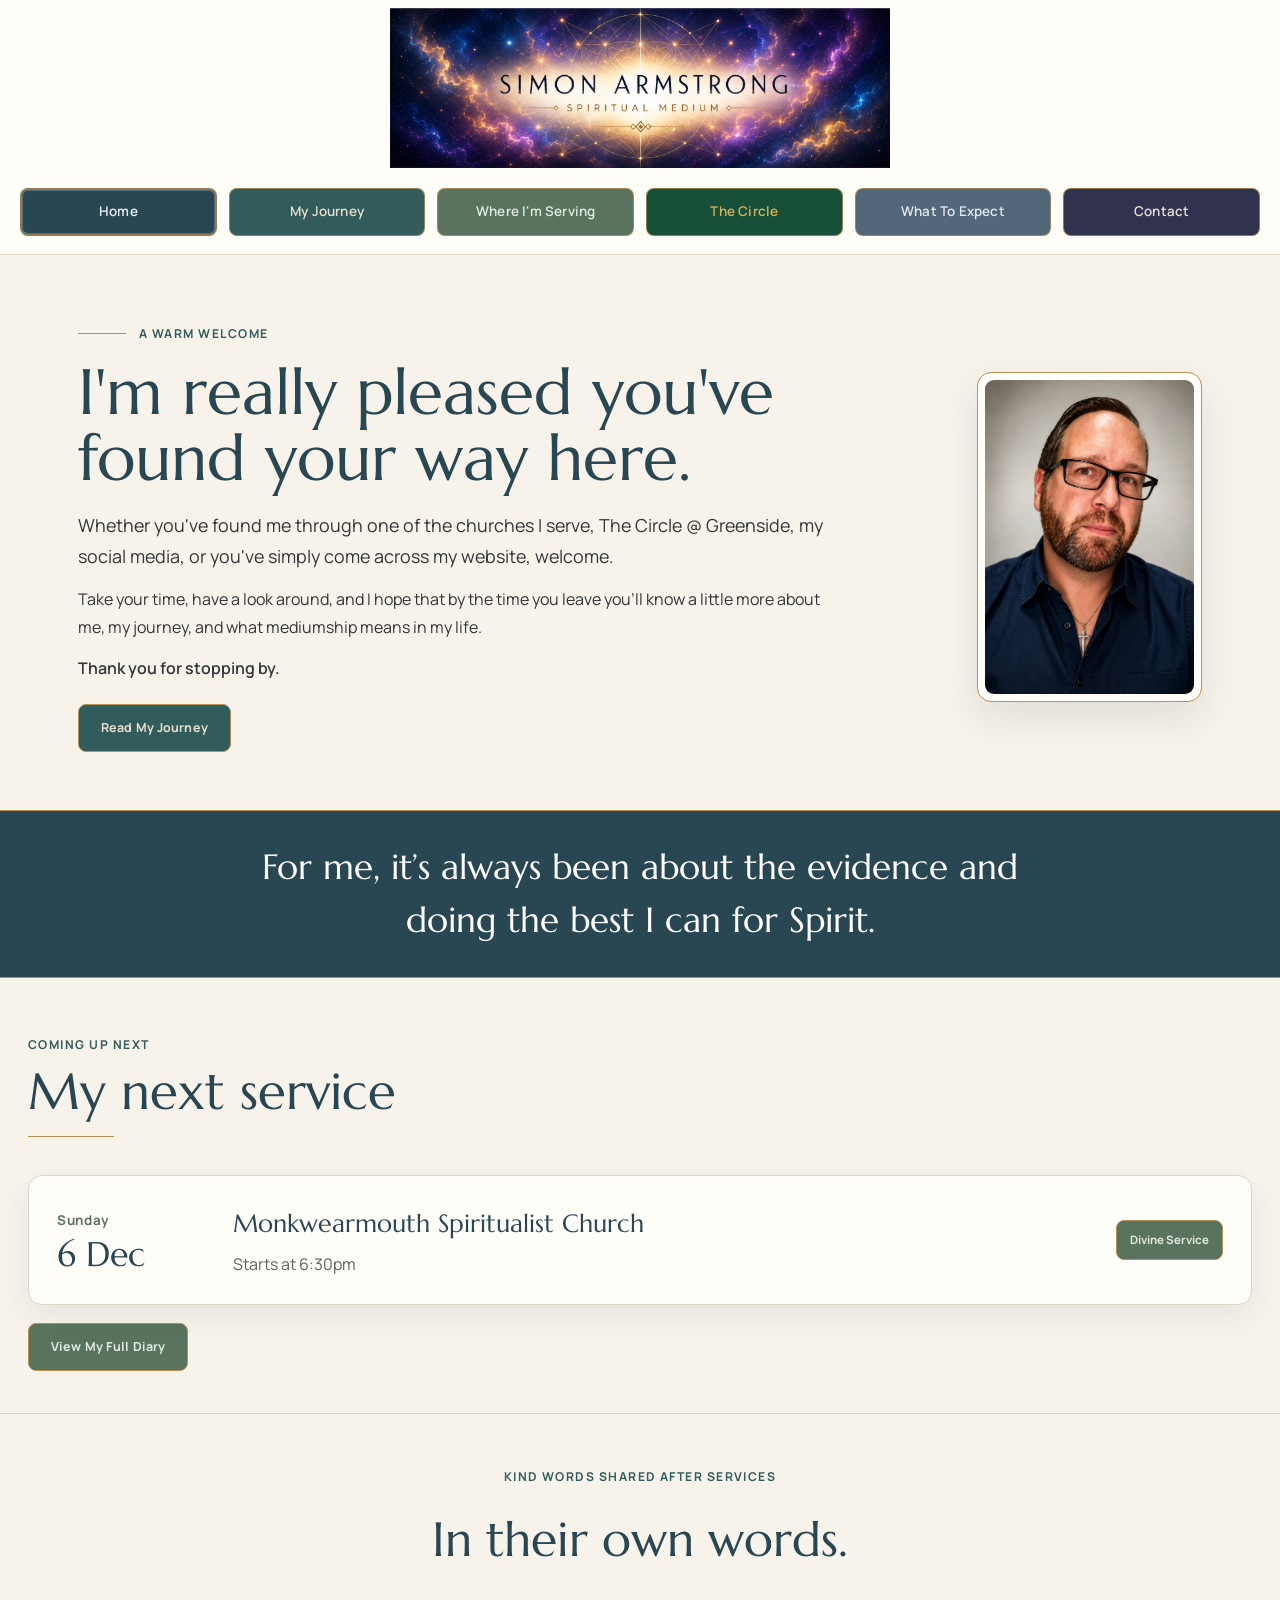
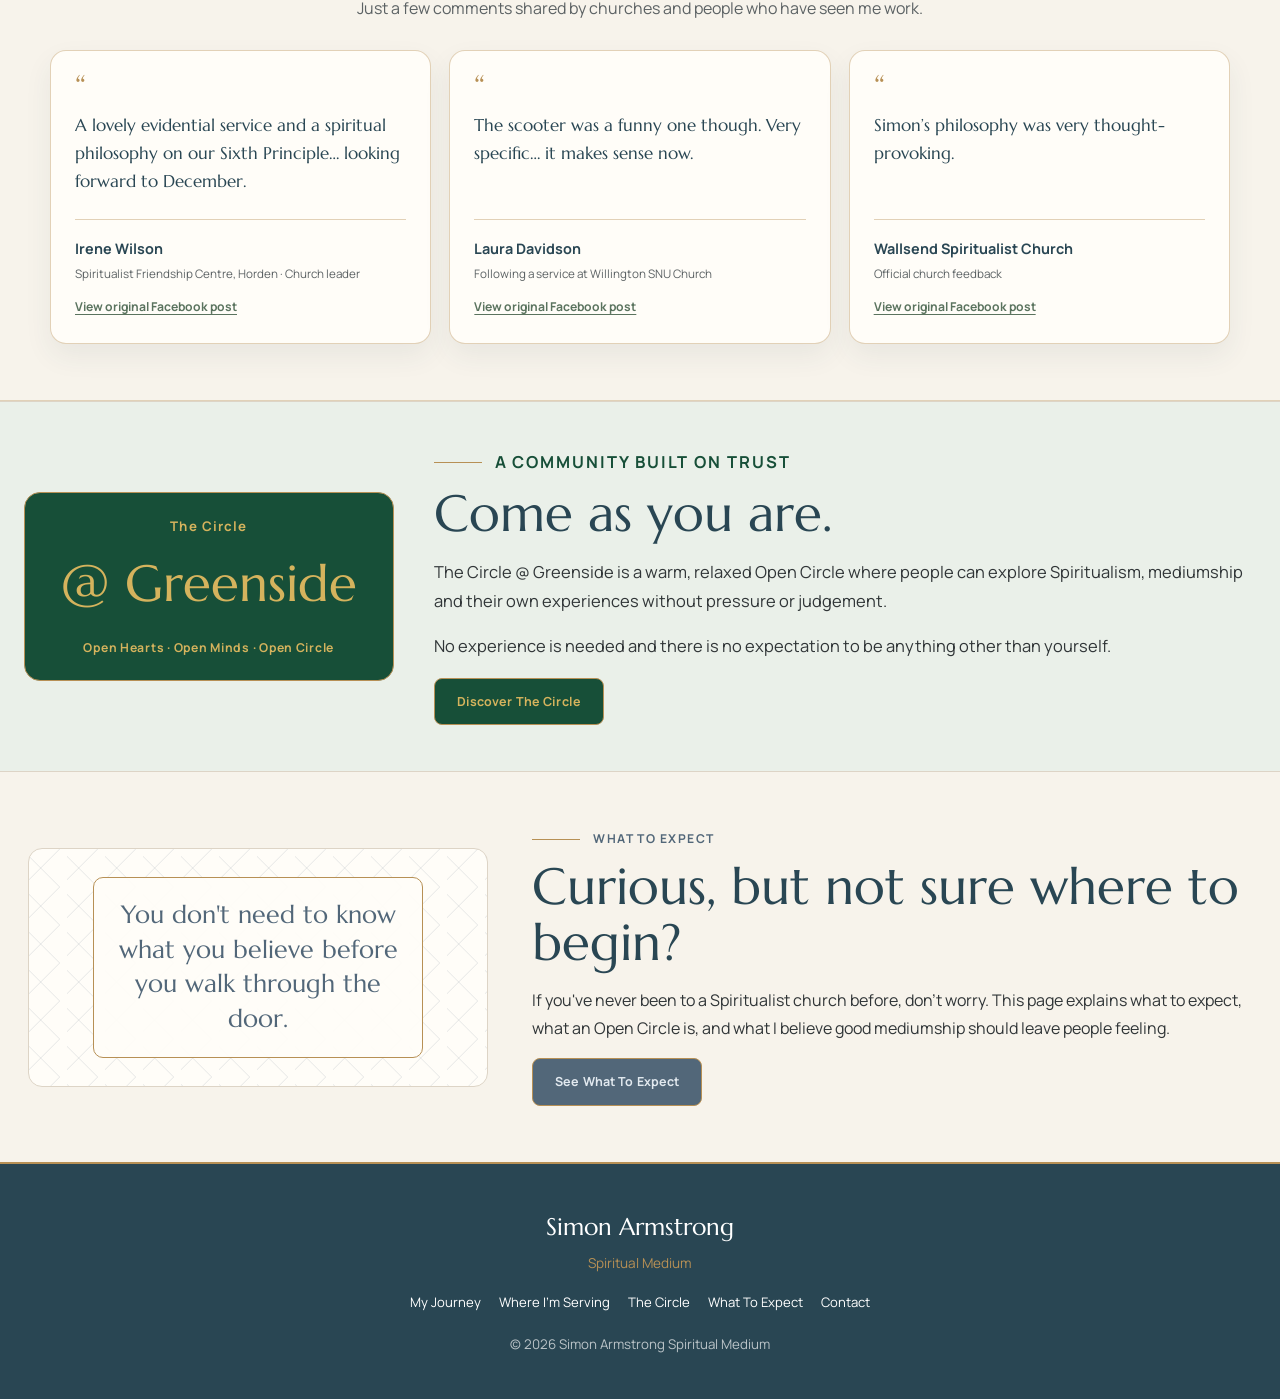
<file: index.html>
<!DOCTYPE html>
<html lang="en">
<head>
<meta charset="utf-8"/>
<meta name="google-site-verification" content="0ezVYwk_yOxBqS59UpZRkvojJAiH_Qp6asCQwN3kQ4E" />
<meta content="width=device-width, initial-scale=1.0" name="viewport"/>
<title>Simon Armstrong | Spiritual Medium Serving the North East &amp; Beyond</title>
<meta content="Simon Armstrong is a Sunderland-based spiritual medium serving churches across the North East, Midlands and beyond. Explore upcoming services and The Circle @ Greenside." name="description"/>
<link href="https://fonts.googleapis.com" rel="preconnect"/>
<link crossorigin="" href="https://fonts.gstatic.com" rel="preconnect"/>
<link href="https://fonts.googleapis.com/css2?family=Manrope:wght@400;500;600;700&amp;family=Marcellus&amp;display=swap" rel="stylesheet"/>
<link href="Images/favicon.ico" rel="icon" type="image/x-icon"/>
<link href="Images/favicon-32x32.png" rel="icon" sizes="32x32" type="image/png"/>
<link href="Images/favicon-16x16.png" rel="icon" sizes="16x16" type="image/png"/>
<link href="Images/apple-touch-icon.png" rel="apple-touch-icon" sizes="180x180"/>
<link href="Images/android-chrome-192x192.png" rel="icon" sizes="192x192" type="image/png"/>
<link href="Images/favicon-512x512.png" rel="icon" sizes="512x512" type="image/png"/>
<link href="site.webmanifest" rel="manifest"/>
<link href="css/style.css?v=20260829-3" rel="stylesheet"/>
<style>
/* Homepage tidy: layout/spacing only. The testimonial background is the sole colour change. */
.page-home .hero{padding-top:46px;padding-bottom:58px;gap:52px}.page-home .hero h1{margin-bottom:18px;font-size:clamp(2.45rem,5vw,4.25rem)}.page-home .hero p{margin-bottom:13px}.page-home .button-row{margin-top:22px}.page-home .belief-inner{max-width:820px;padding-top:30px;padding-bottom:30px}.page-home .section-shell{padding-top:56px;padding-bottom:56px}.page-home .section-heading{margin-bottom:38px}.page-home .next-service{padding-bottom:42px}.page-home .next-service-card{padding:26px 28px;gap:26px}.page-home .next-service>.button-row{margin-top:18px}.page-home .kind-words-section{background:var(--cream)!important;padding-top:52px;padding-bottom:56px}.page-home .kind-words-heading{margin-bottom:28px}.page-home .kind-words-track{gap:18px}.page-home .kind-word-card{padding:24px}.page-home .circle-section{padding-top:46px;padding-bottom:46px}.page-home .circle-inner{gap:40px}.page-home .circle-brand-panel{min-height:175px;padding:22px 28px}.page-home .circle-brand-panel h2{margin-top:0;margin-bottom:9px}.page-home .expect-section{gap:44px}.page-home .expect-quote{min-height:230px;padding:28px}.page-home .expect-quote p{padding:20px}@media(min-width:901px){.page-home .hero{max-width:1180px;padding-top:68px;padding-left:28px;padding-right:28px}.page-home .circle-inner{grid-template-columns:minmax(280px,.62fr) minmax(0,1.38fr)}.page-home .circle-brand-panel{width:100%;max-width:420px}}@media(max-width:620px){.page-home .hero{padding:52px 48px 50px}.page-home .hero h1{font-size:clamp(2.45rem,5vw,4.25rem)}.page-home .hero-lead{font-size:1.05rem}.page-home .belief-inner{max-width:none;padding-top:26px;padding-bottom:26px}.page-home .section-shell{padding-top:42px;padding-bottom:42px}.page-home .section-heading{margin-bottom:28px}.page-home .kind-words-section{padding-top:42px;padding-bottom:46px}.page-home .circle-section{padding-top:36px;padding-bottom:36px}.page-home .circle-inner{gap:30px}.page-home .circle-brand-panel{min-height:150px;padding:20px 22px}}
</style>
</head>
<body class="page-home">
<header class="site-header"><div class="banner-wrap"><img alt="Simon Armstrong Spiritual Medium" class="site-banner" src="Images/Simon-Armstrong-Banner.png"/></div><nav aria-label="Main navigation" class="site-nav"><a aria-current="page" class="nav-link nav-home active" href="index.html">Home</a><a class="nav-link nav-journey" href="my-journey.html">My Journey</a><a class="nav-link nav-serving" href="where-im-serving.html">Where I'm Serving</a><a class="nav-link nav-circle" href="the-circle.html">The Circle</a><a class="nav-link nav-expect" href="what-to-expect.html">What To Expect</a><a class="nav-link nav-contact" href="contact.html">Contact</a></nav></header>
<main>
<section class="hero"><div class="hero-copy"><p class="eyebrow">A warm welcome</p><h1>I'm really pleased you've found your way here.</h1><p class="hero-lead">Whether you've found me through one of the churches I serve, The Circle @ Greenside, my social media, or you've simply come across my website, welcome.</p><p>Take your time, have a look around, and I hope that by the time you leave you'll know a little more about me, my journey, and what mediumship means in my life.</p><p class="thank-you-line">Thank you for stopping by.</p><div class="button-row"><a class="page-button journey-button" href="my-journey.html">Read My Journey</a></div></div><div class="portrait-frame"><img alt="Simon Armstrong" class="hero-portrait" src="Images/Hero-1-Website.jpg"/></div></section>
<section class="belief"><div class="belief-inner"><p>For me, it’s always been about the evidence and doing the best I can for Spirit.</p></div></section>
<section class="next-service section-shell"><div class="section-heading left"><p class="section-kicker">Coming up next</p><h2>My next service</h2><span aria-hidden="true" class="heading-line"></span></div><article aria-live="polite" class="next-service-card" id="next-service-card"><p class="loading-message">Loading the next service…</p></article><div class="button-row"><a class="page-button serving-button" href="where-im-serving.html">View My Full Diary</a></div></section>
<section class="kind-words-section" aria-labelledby="kind-words-title"><div class="kind-words-inner"><div class="kind-words-heading"><p class="section-kicker">Kind words shared after services</p><h2 id="kind-words-title">In their own words.</h2><p>Just a few comments shared by churches and people who have seen me work.</p></div><div class="kind-words-track"><article class="kind-word-card"><span class="kind-word-mark" aria-hidden="true">“</span><blockquote>A lovely evidential service and a spiritual philosophy on our Sixth Principle… looking forward to December.</blockquote><div class="kind-word-source"><strong>Irene Wilson</strong><span>Spiritualist Friendship Centre, Horden · Church leader</span><a class="kind-word-proof" href="https://m.facebook.com/story.php?story_fbid=122295861182023363&amp;id=61550700894446" target="_blank" rel="noopener noreferrer">View original Facebook post</a></div></article><article class="kind-word-card"><span class="kind-word-mark" aria-hidden="true">“</span><blockquote>The scooter was a funny one though. Very specific… it makes sense now.</blockquote><div class="kind-word-source"><strong>Laura Davidson</strong><span>Following a service at Willington SNU Church</span><a class="kind-word-proof" href="https://m.facebook.com/story.php?story_fbid=1516357440280589&amp;id=1401093198473681" target="_blank" rel="noopener noreferrer">View original Facebook post</a></div></article><article class="kind-word-card"><span class="kind-word-mark" aria-hidden="true">“</span><blockquote>Simon’s philosophy was very thought-provoking.</blockquote><div class="kind-word-source"><strong>Wallsend Spiritualist Church</strong><span>Official church feedback</span><a class="kind-word-proof" href="https://m.facebook.com/story.php?story_fbid=4213651928904137&amp;id=1425370511065640" target="_blank" rel="noopener noreferrer">View original Facebook post</a></div></article></div></div></section>
<section class="circle-section"><div class="circle-inner"><div class="circle-brand-panel"><p class="circle-small">The Circle</p><h2>@ Greenside</h2><p class="circle-tagline">Open Hearts · Open Minds · Open Circle</p></div><div class="circle-copy"><p class="eyebrow circle-eyebrow">A community built on trust</p><h2>Come as you are.</h2><p>The Circle @ Greenside is a warm, relaxed Open Circle where people can explore Spiritualism, mediumship and their own experiences without pressure or judgement.</p><p>No experience is needed and there is no expectation to be anything other than yourself.</p><a class="page-button circle-button" href="the-circle.html">Discover The Circle</a></div></div></section>
<section class="expect-section section-shell"><div class="expect-quote"><p>You don't need to know what you believe before you walk through the door.</p></div><div class="expect-copy"><p class="eyebrow expect-eyebrow">What to expect</p><h2>Curious, but not sure where to begin?</h2><p>If you've never been to a Spiritualist church before, don't worry. This page explains what to expect, what an Open Circle is, and what I believe good mediumship should leave people feeling.</p><a class="page-button expect-button" href="what-to-expect.html">See What To Expect</a></div></section>
</main>
<footer class="site-footer"><div class="footer-inner"><div><strong>Simon Armstrong</strong><span>Spiritual Medium</span></div><div class="footer-links"><a href="my-journey.html">My Journey</a><a href="where-im-serving.html">Where I'm Serving</a><a href="the-circle.html">The Circle</a><a href="what-to-expect.html">What To Expect</a><a href="contact.html">Contact</a></div><small>© 2026 Simon Armstrong Spiritual Medium</small></div></footer>
<script src="js/diary.js?v=20261008-1"></script><script src="js/site.js"></script>
<!-- Cloudflare Web Analytics --><script type='module' src='https://static.cloudflareinsights.com/beacon.min.js' data-cf-beacon='{"token": "c7f8a6e988ec46b0ac77bfaba0fab839"}'></script><!-- End Cloudflare Web Analytics -->
</body></html>
</file>
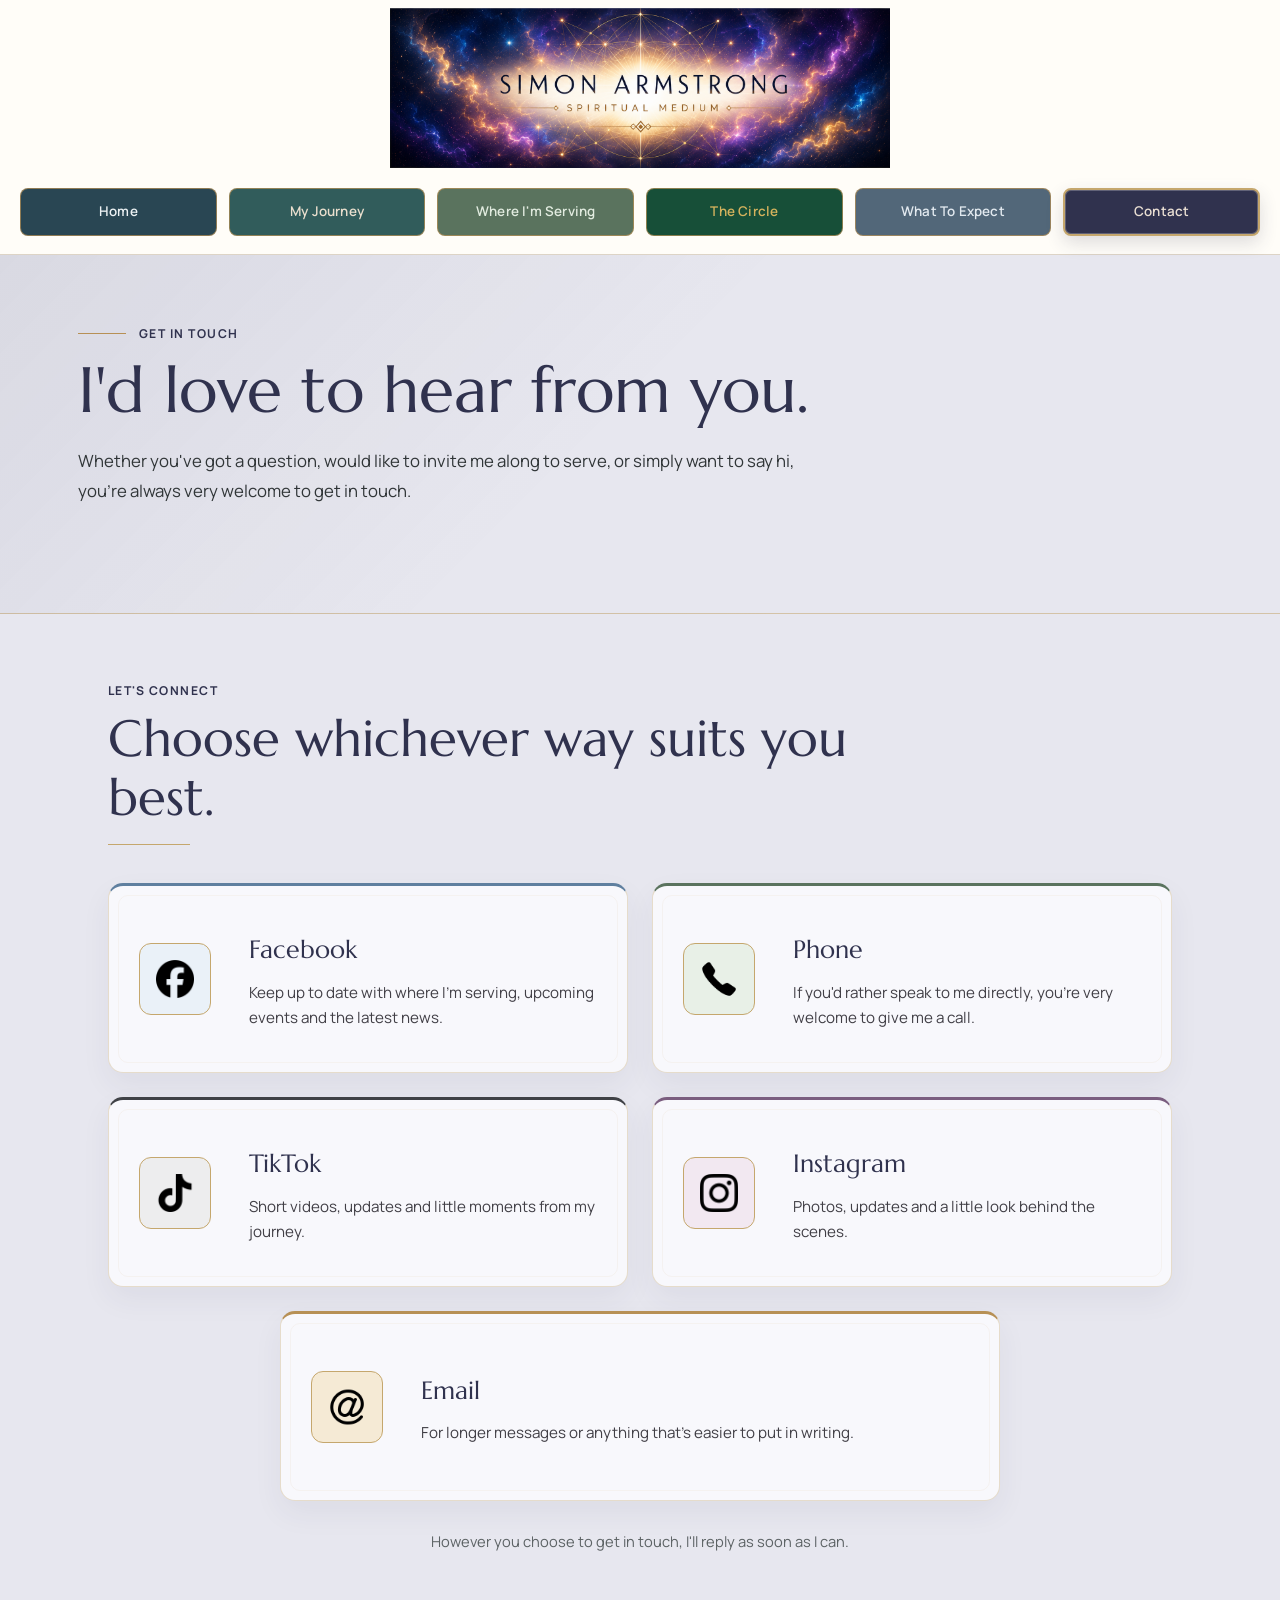
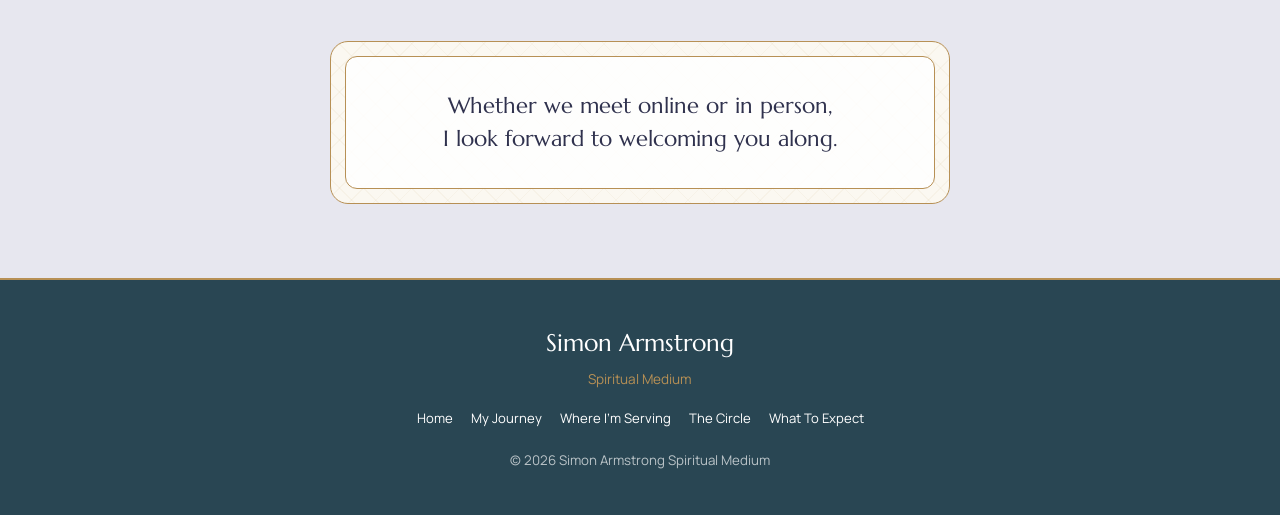
<file: contact.html>
<!DOCTYPE html>
<html lang="en">
<head>
  <meta charset="UTF-8">
  <meta name="viewport" content="width=device-width, initial-scale=1.0">

  <title>Contact | Simon Armstrong Spiritual Medium</title>
  <meta name="description" content="Get in touch with Simon Armstrong Spiritual Medium through Facebook, Instagram, TikTok, phone or email.">

  <link rel="preconnect" href="https://fonts.googleapis.com">
  <link rel="preconnect" href="https://fonts.gstatic.com" crossorigin>
  <link href="https://fonts.googleapis.com/css2?family=Manrope:wght@400;500;600;700&family=Marcellus&display=swap" rel="stylesheet">

  <link rel="icon" type="image/x-icon" href="Images/favicon.ico">
  <link rel="icon" type="image/png" sizes="32x32" href="Images/favicon-32x32.png">
  <link rel="icon" type="image/png" sizes="16x16" href="Images/favicon-16x16.png">
  <link rel="apple-touch-icon" sizes="180x180" href="Images/apple-touch-icon.png">
  <link rel="icon" type="image/png" sizes="192x192" href="Images/android-chrome-192x192.png">
  <link rel="icon" type="image/png" sizes="512x512" href="Images/favicon-512x512.png">
  <link rel="manifest" href="site.webmanifest">

  <link rel="stylesheet" href="css/style.css">
  <link rel="stylesheet" href="css/contact.css">
</head>

<body class="page-contact">

  <header class="site-header">
    <div class="banner-wrap">
      <img
        class="site-banner"
        src="Images/Simon-Armstrong-Banner.png"
        alt="Simon Armstrong Spiritual Medium">
    </div>

    <nav class="site-nav" aria-label="Main navigation">
      <a class="nav-link nav-home" href="index.html">Home</a>
      <a class="nav-link nav-journey" href="my-journey.html">My Journey</a>
      <a class="nav-link nav-serving" href="where-im-serving.html">Where I'm Serving</a>
      <a class="nav-link nav-circle" href="the-circle.html">The Circle</a>
      <a class="nav-link nav-expect" href="what-to-expect.html">What To Expect</a>
      <a class="nav-link nav-contact active" href="contact.html" aria-current="page">Contact</a>
    </nav>
  </header>

  <main>

    <section class="contact-hero">
      <div class="contact-hero-inner">
        <p class="eyebrow contact-eyebrow">Get In Touch</p>
        <h1>I'd love to hear from you.</h1>
        <p class="contact-intro">
          Whether you've got a question, would like to invite me along to serve,
          or simply want to say hi, you're always very welcome to get in touch.
        </p>
      </div>
    </section>

    <section class="contact-main">

      <div class="contact-heading">
        <p class="section-kicker">Let's connect</p>
        <h2>Choose whichever way suits you best.</h2>
        <span class="contact-heading-line" aria-hidden="true"></span>
      </div>

      <div class="contact-grid">

        <a class="contact-card contact-facebook"
           href="https://www.facebook.com/SimonArmstrongSpiritualMedium/"
           target="_blank"
           rel="noopener noreferrer"
           aria-label="Visit Simon Armstrong Spiritual Medium on Facebook">
          <div class="contact-icon-tile">
            <img src="Images/facebook.png" alt="" class="contact-icon">
          </div>
          <div class="contact-card-copy">
            <h3>Facebook</h3>
            <p>Keep up to date with where I'm serving, upcoming events and the latest news.</p> 
          </div>
        </a>

        <a class="contact-card contact-phone"
           href="tel:07507223166"
           aria-label="Call Simon Armstrong">
          <div class="contact-icon-tile">
            <img src="Images/Phone-Icon.png" alt="" class="contact-icon">
          </div>
          <div class="contact-card-copy">
            <h3>Phone</h3>
            <p>If you'd rather speak to me directly, you're very welcome to give me a call.</p>
          </div>
        </a>

        <a class="contact-card contact-tiktok"
           href="https://www.tiktok.com/@simonarmstrongmedium"
           target="_blank"
           rel="noopener noreferrer"
           aria-label="Follow Simon Armstrong Spiritual Medium on TikTok">
          <div class="contact-icon-tile">
            <img src="Images/tiktok.png" alt="" class="contact-icon">
          </div>
          <div class="contact-card-copy">
            <h3>TikTok</h3>
            <p>Short videos, updates and little moments from my journey.</p>
          </div>
        </a>

        <a class="contact-card contact-instagram"
           href="https://www.instagram.com/simonarmstrongspiritualmedium/"
           target="_blank"
           rel="noopener noreferrer"
           aria-label="Follow Simon Armstrong Spiritual Medium on Instagram">
          <div class="contact-icon-tile">
            <img src="Images/instagram.png" alt="" class="contact-icon">
          </div>
          <div class="contact-card-copy">
            <h3>Instagram</h3>
            <p>Photos, updates and a little look behind the scenes.</p>
          </div>
        </a>

        <a class="contact-card contact-email contact-card-wide"
           href="mailto:bookings@simonmedium.co.uk"
           aria-label="Email Simon Armstrong">
          <div class="contact-icon-tile">
            <img src="Images/Email-Icon.png" alt="" class="contact-icon">
          </div>
          <div class="contact-card-copy">
            <h3>Email</h3>
            <p>For longer messages or anything that's easier to put in writing.</p>
          </div>
        </a>

      </div>

      <p class="contact-note">
        However you choose to get in touch, I'll reply as soon as I can.
      </p>

    </section>

    <section class="contact-belief">
      <aside class="contact-signature">
        <div class="contact-signature-inner">
          <p>
            Whether we meet online or in person,<br>
            I look forward to welcoming you along.
          </p>
        </div>
      </aside>
    </section>

  </main>

  <footer class="site-footer">
    <div class="footer-inner">
      <div>
        <strong>Simon Armstrong</strong>
        <span>Spiritual Medium</span>
      </div>

      <div class="footer-links">
        <a href="index.html">Home</a>
        <a href="my-journey.html">My Journey</a>
        <a href="where-im-serving.html">Where I'm Serving</a>
        <a href="the-circle.html">The Circle</a>
        <a href="what-to-expect.html">What To Expect</a>
      </div>

      <small>&copy; 2026 Simon Armstrong Spiritual Medium</small>
    </div>
  </footer>

<!-- Cloudflare Web Analytics -->
<script type='module' src='https://static.cloudflareinsights.com/beacon.min.js' data-cf-beacon='{"token": "c7f8a6e988ec46b0ac77bfaba0fab839"}'></script>
<!-- End Cloudflare Web Analytics -->
</body>
</html>
</file>
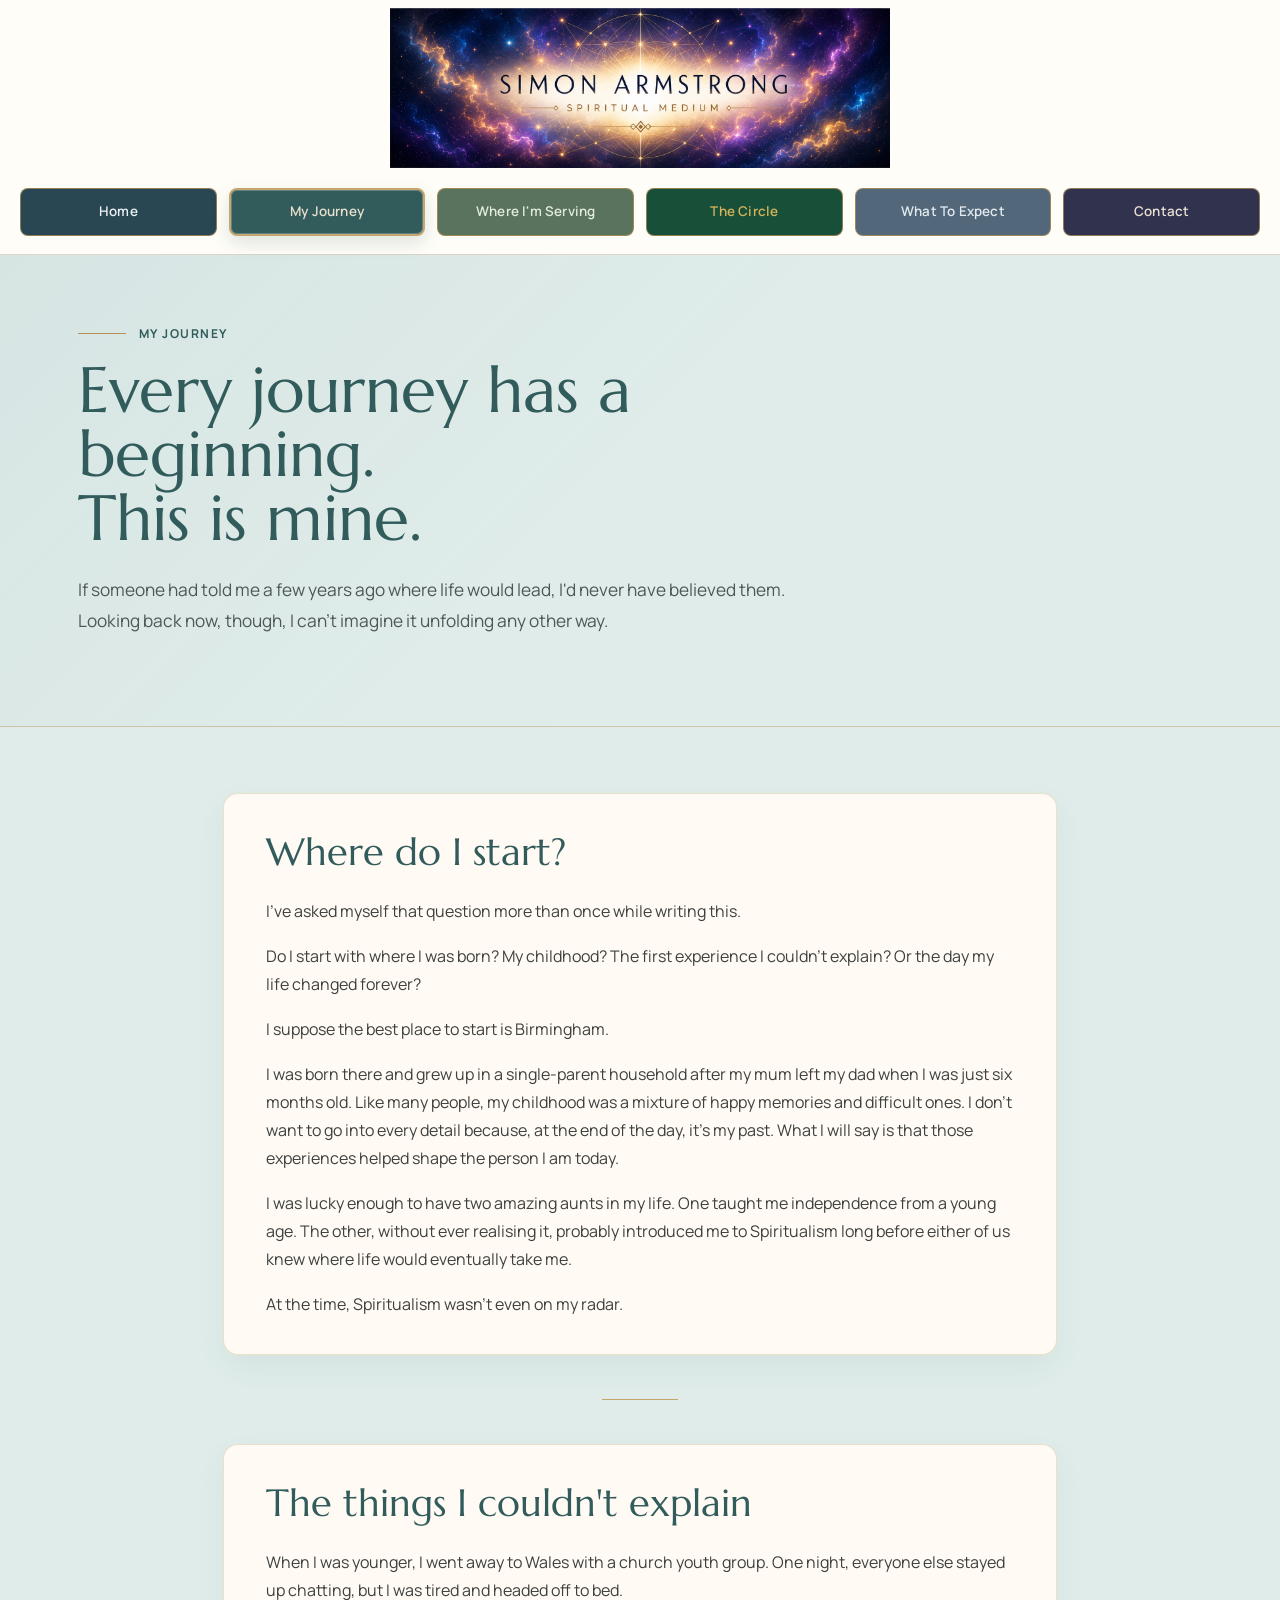
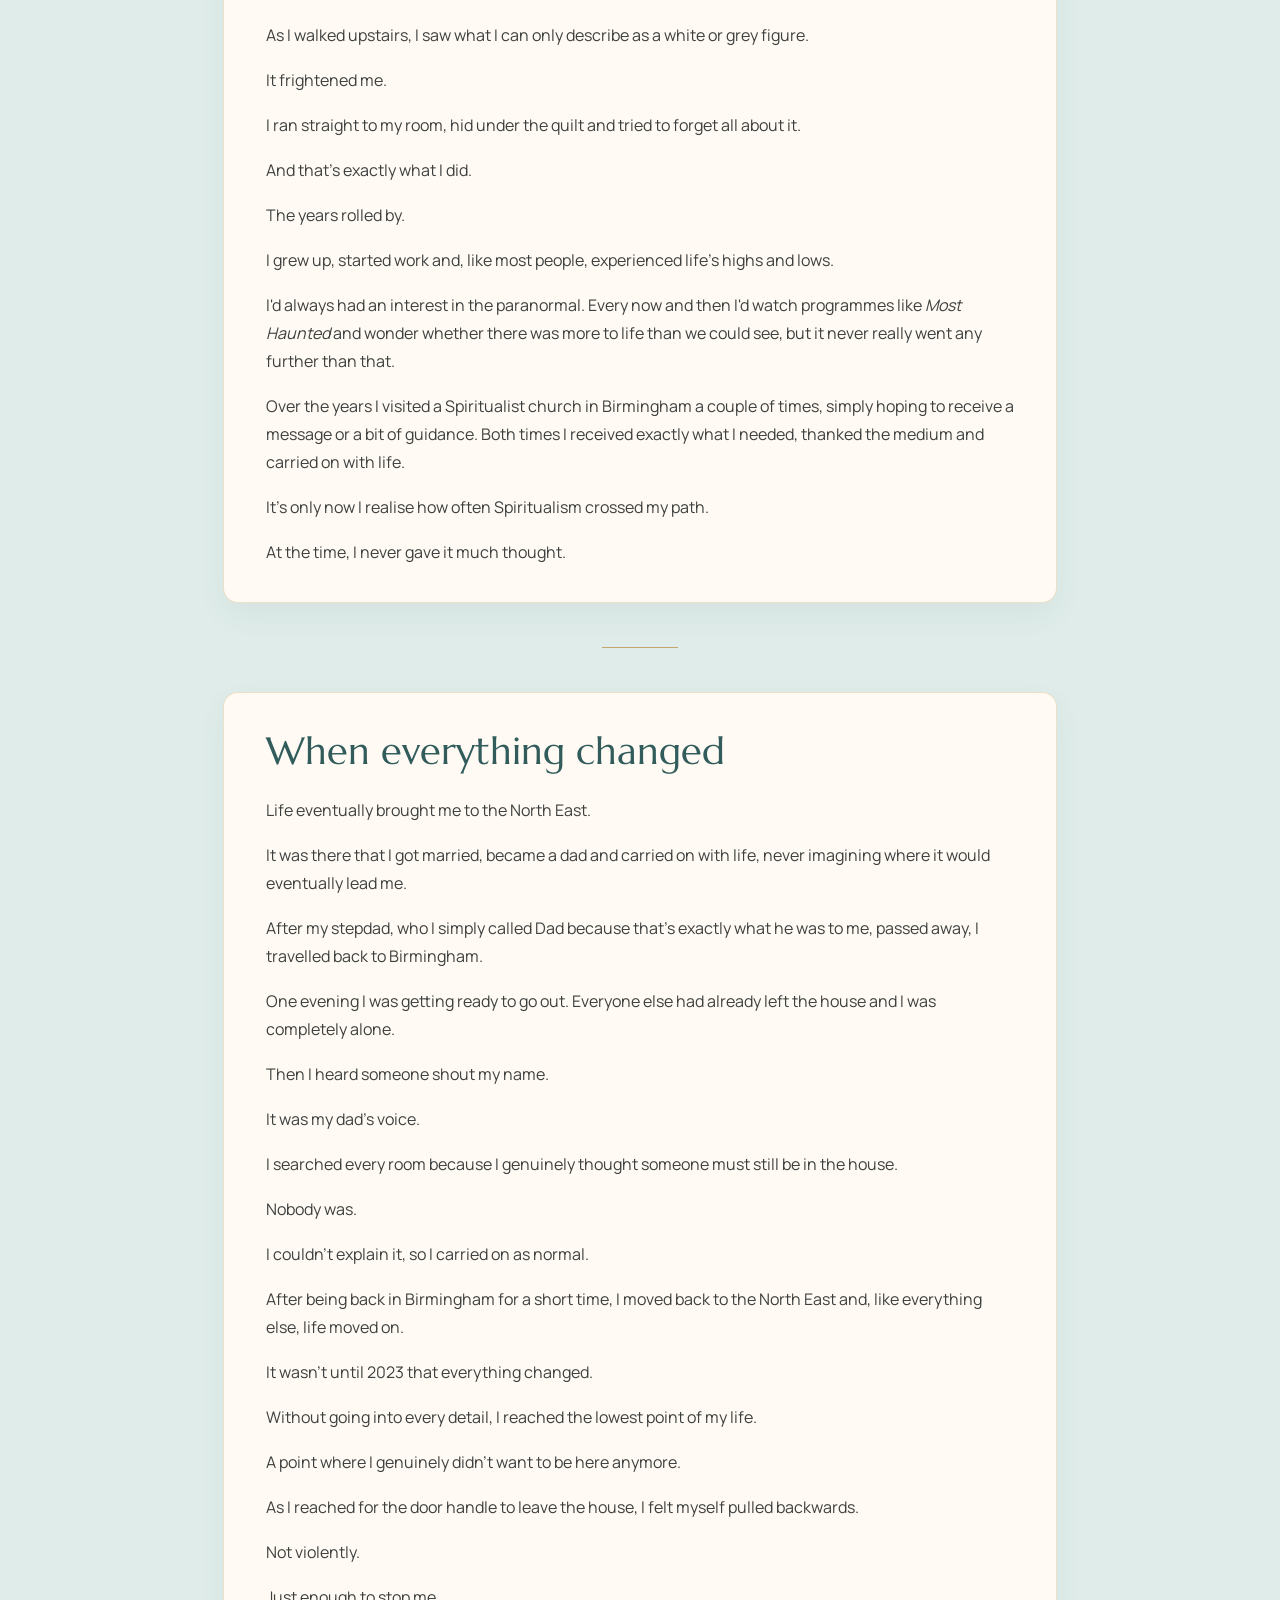
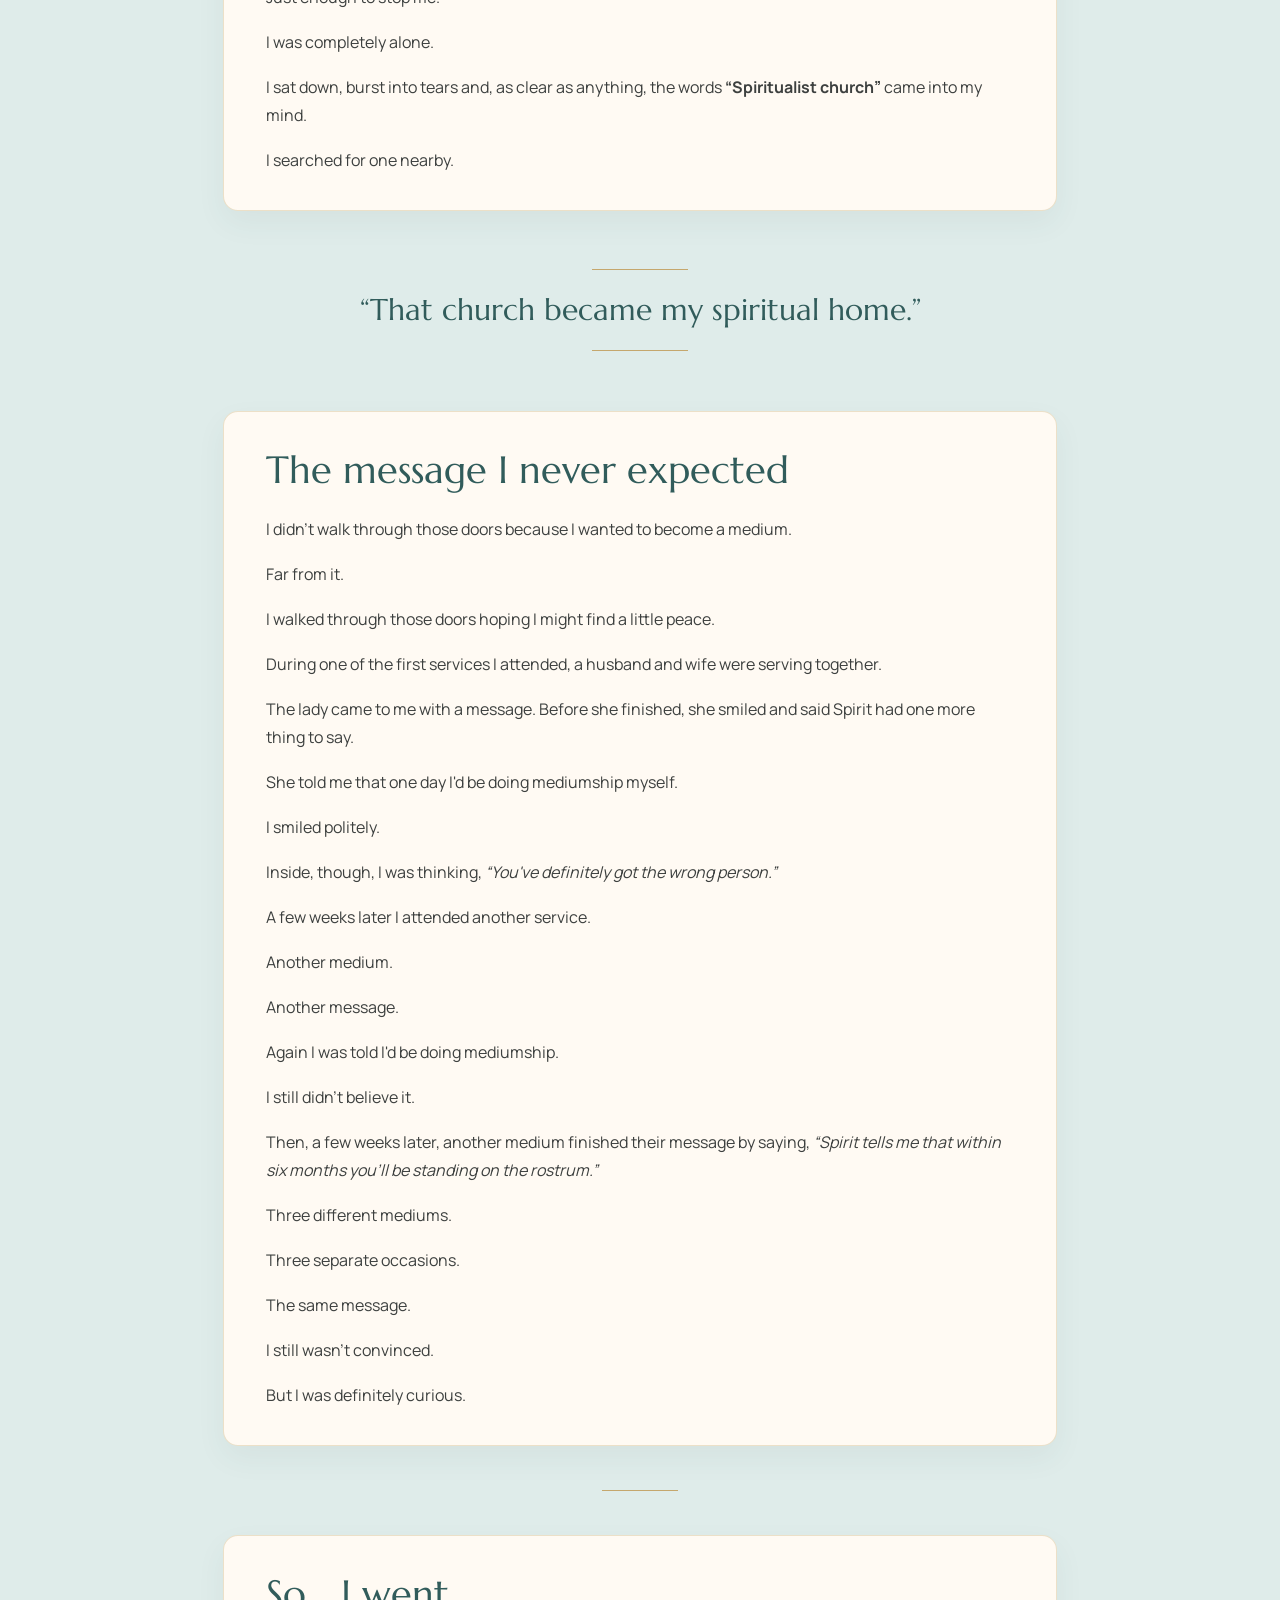
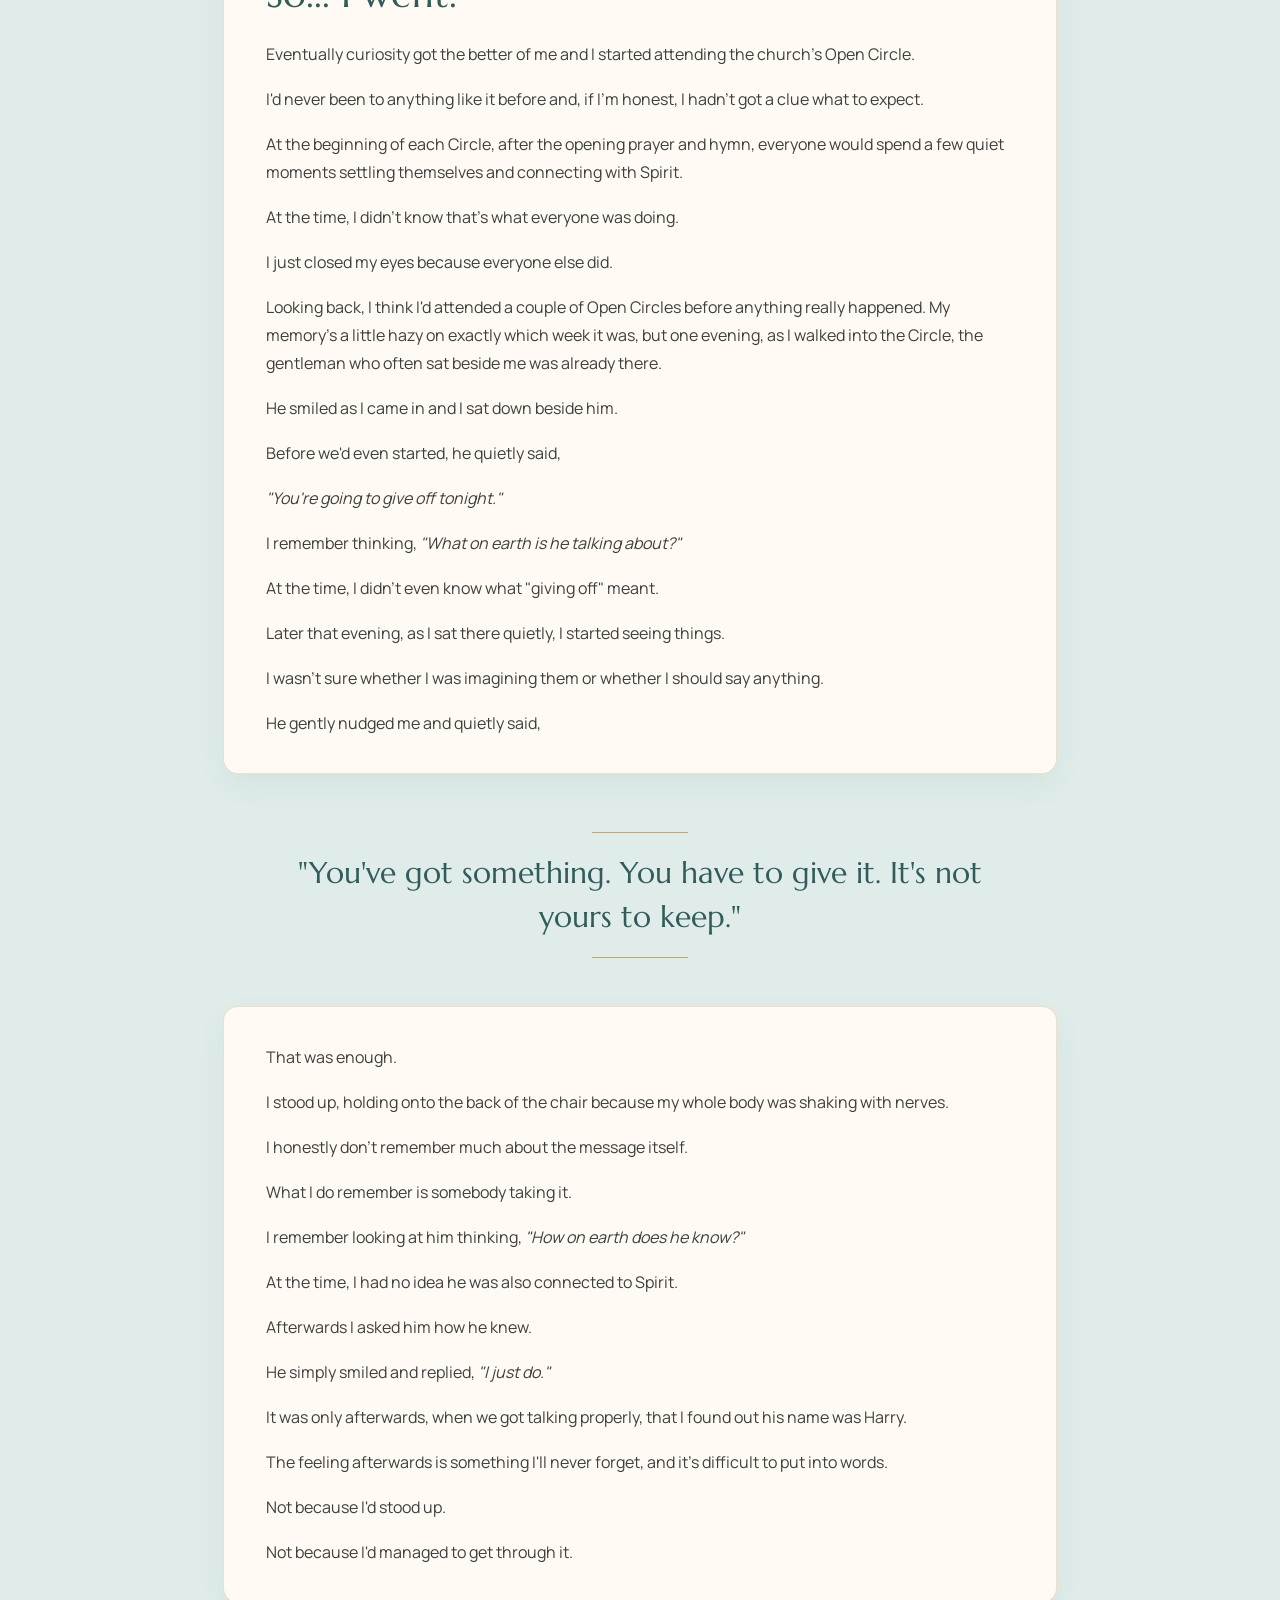
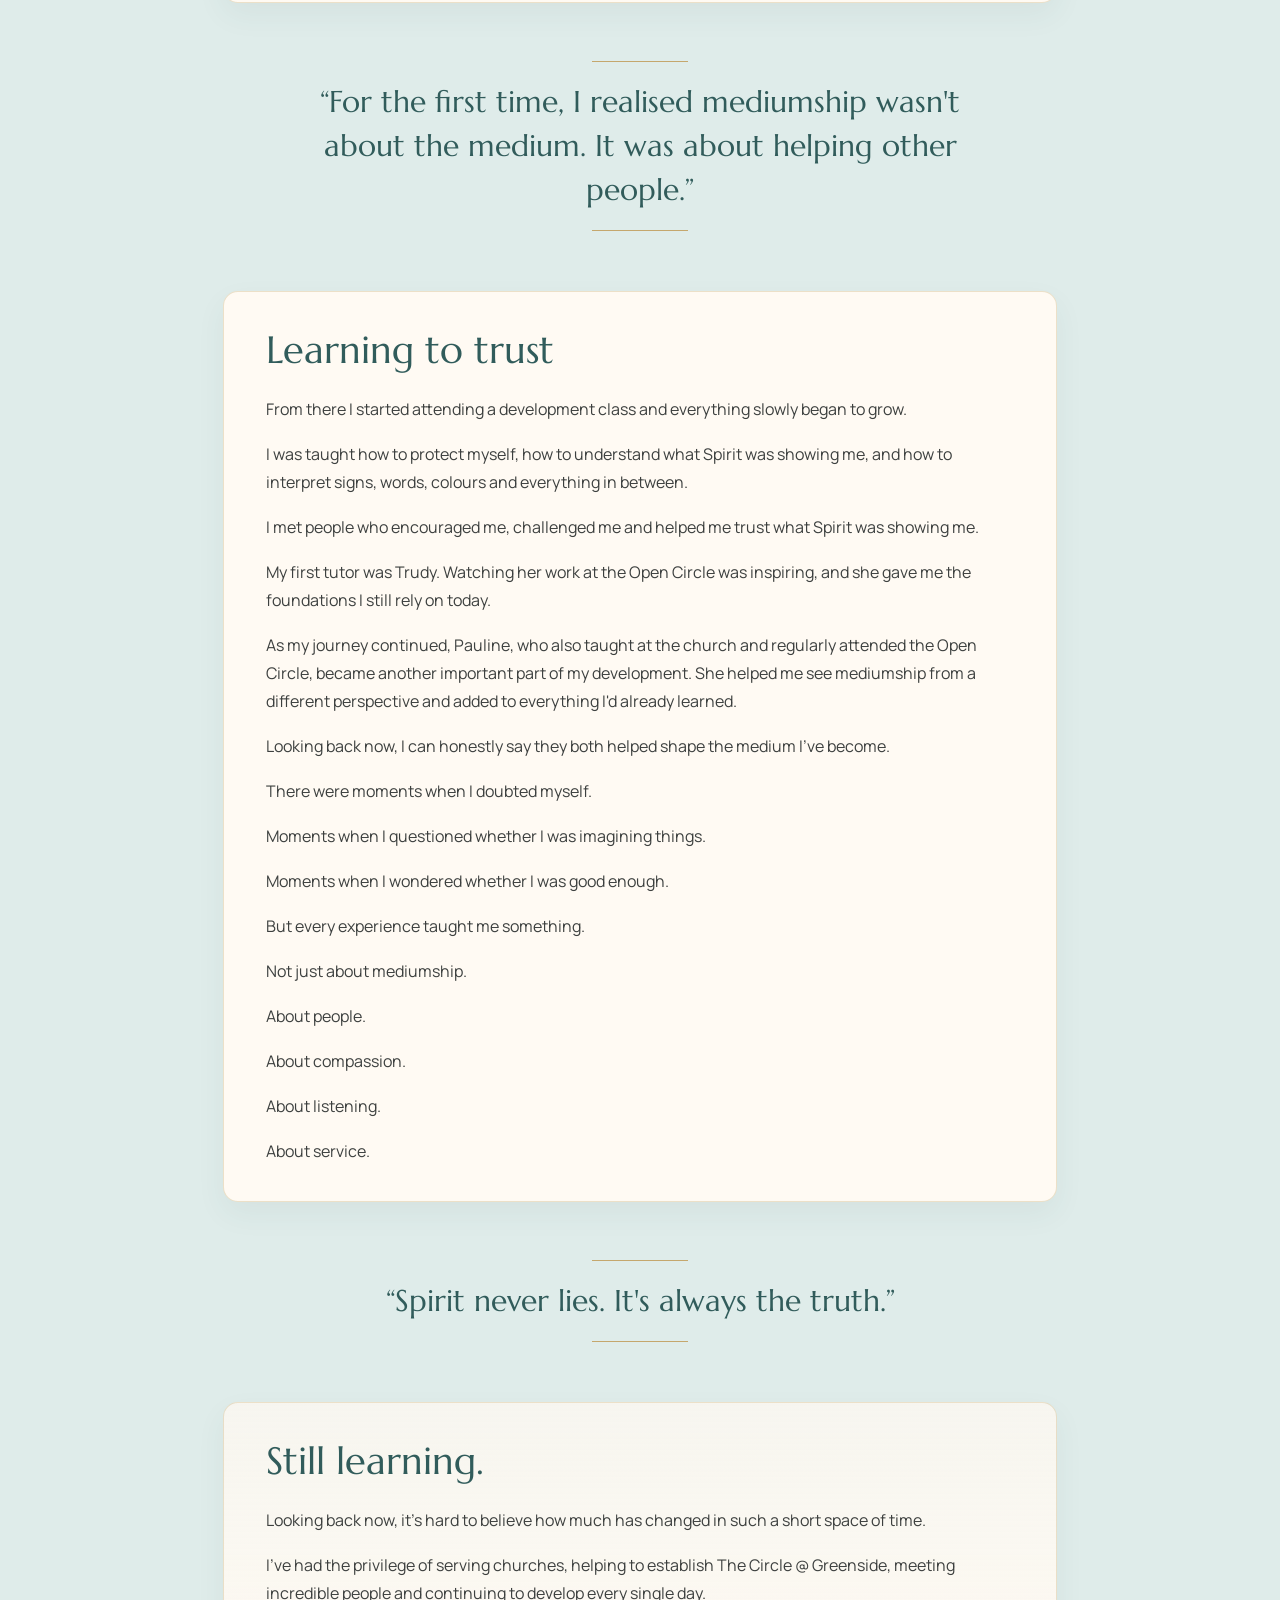
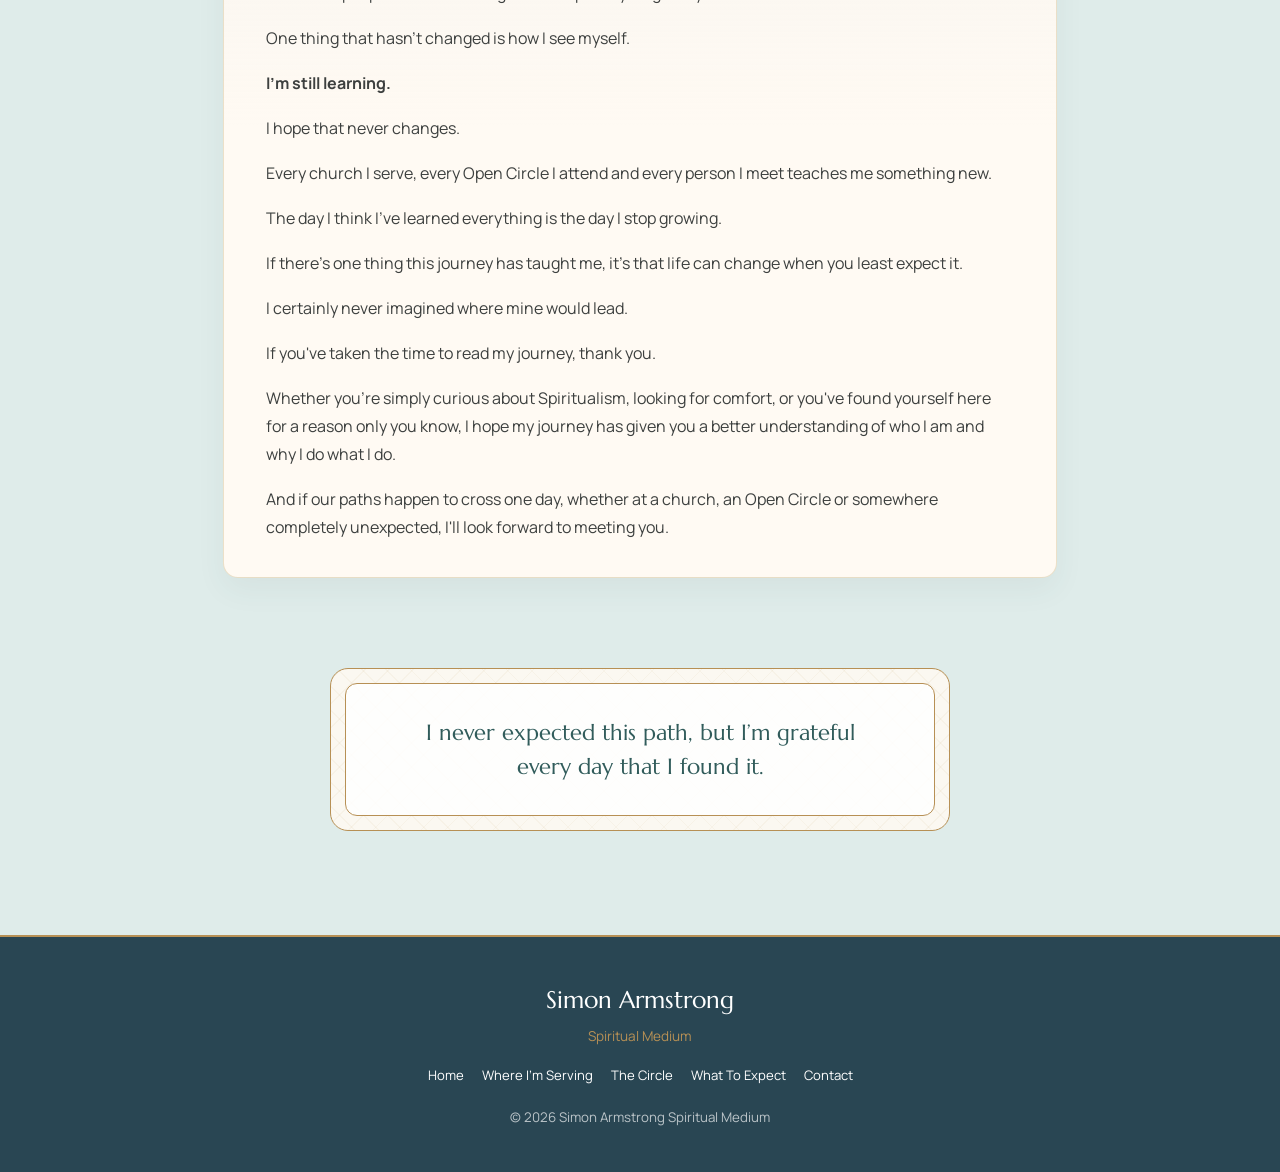
<file: my-journey.html>
<!DOCTYPE html>
<html lang="en">
<head>
  <meta charset="UTF-8">
  <meta name="viewport" content="width=device-width, initial-scale=1.0">

  <title>My Journey | Simon Armstrong Spiritual Medium</title>
  <meta name="description" content="Read Simon Armstrong's personal journey into Spiritualism and mediumship, from Birmingham to the rostrum and The Circle @ Greenside.">

  <link rel="preconnect" href="https://fonts.googleapis.com">
  <link rel="preconnect" href="https://fonts.gstatic.com" crossorigin>
  <link href="https://fonts.googleapis.com/css2?family=Manrope:wght@400;500;600;700&family=Marcellus&display=swap" rel="stylesheet">

  <link rel="stylesheet" href="css/style.css">
  <link rel="stylesheet" href="css/my-journey.css">
</head>

<body class="page-journey">
  <header class="site-header">
    <div class="banner-wrap">
      <img
        class="site-banner"
        src="Images/Simon-Armstrong-Banner.png"
        alt="Simon Armstrong Spiritual Medium">
    </div>

    <nav class="site-nav" aria-label="Main navigation">
      <a class="nav-link nav-home" href="index.html">Home</a>
      <a class="nav-link nav-journey active" href="my-journey.html" aria-current="page">My Journey</a>
      <a class="nav-link nav-serving" href="where-im-serving.html">Where I'm Serving</a>
      <a class="nav-link nav-circle" href="the-circle.html">The Circle</a>
      <a class="nav-link nav-expect" href="what-to-expect.html">What To Expect</a>
      <a class="nav-link nav-contact" href="contact.html">Contact</a>
    </nav>
  </header>

  <main>
    <section class="journey-hero">
      <div class="journey-hero-inner">
        <p class="eyebrow">My Journey</p>
        <h1>Every journey has a beginning.<br>This is mine.</h1>
        <p class="journey-intro">
          If someone had told me a few years ago where life would lead, I'd never have believed them. Looking back now, though, I 	can't imagine it unfolding any other way.
        </p>
      </div>
    </section>

    <article class="journey-story">

      <section class="journey-section">
        <h2>Where do I start?</h2>

        <p>I've asked myself that question more than once while writing this.</p>

        <p>Do I start with where I was born? My childhood? The first experience I couldn't explain? Or the day my life changed forever?</p>

        <p>I suppose the best place to start is Birmingham.</p>

        <p>I was born there and grew up in a single-parent household after my mum left my dad when I was just six months old. Like many people, my childhood was a mixture of happy memories and difficult ones. I don't want to go into every detail because, at the end of the day, it's my past. What I will say is that those experiences helped shape the person I am today.</p>

        <p>I was lucky enough to have two amazing aunts in my life. One taught me independence from a young age. The other, without ever realising it, probably introduced me to Spiritualism long before either of us knew where life would eventually take me.</p>

        <p>At the time, Spiritualism wasn't even on my radar.</p>
      </section>

      <div class="journey-divider" aria-hidden="true"></div>

      <section class="journey-section">
        <h2>The things I couldn't explain</h2>

        <p>When I was younger, I went away to Wales with a church youth group. One night, everyone else stayed up chatting, but I was tired and headed off to bed.</p>

        <p>As I walked upstairs, I saw what I can only describe as a white or grey figure.</p>

        <p>It frightened me.</p>

        <p>I ran straight to my room, hid under the quilt and tried to forget all about it.</p>

        <p>And that's exactly what I did.</p>

        <p>The years rolled by.</p>

        <p>I grew up, started work and, like most people, experienced life's highs and lows.</p>

        <p>I'd always had an interest in the paranormal. Every now and then I'd watch programmes like <em>Most Haunted</em> and wonder whether there was more to life than we could see, but it never really went any further than that.</p>

        <p>Over the years I visited a Spiritualist church in Birmingham a couple of times, simply hoping to receive a message or a bit of guidance. Both times I received exactly what I needed, thanked the medium and carried on with life.</p>

        <p>It's only now I realise how often Spiritualism crossed my path.</p>

        <p>At the time, I never gave it much thought.</p>
      </section>

      <div class="journey-divider" aria-hidden="true"></div>

      <section class="journey-section">
        <h2>When everything changed</h2>

        <p>Life eventually brought me to the North East.</p>

	<p>It was there that I got married, became a dad and carried on with life, never imagining where it would eventually lead  me.</p>

        <p>After my stepdad, who I simply called Dad because that's exactly what he was to me, passed away, I travelled back to Birmingham.</p>

        <p>One evening I was getting ready to go out. Everyone else had already left the house and I was completely alone.</p>

        <p>Then I heard someone shout my name.</p>

        <p>It was my dad's voice.</p>

        <p>I searched every room because I genuinely thought someone must still be in the house.</p>

        <p>Nobody was.</p>

        <p>I couldn't explain it, so I carried on as normal.</p>

        <p>After being back in Birmingham for a short time, I moved back to the North East and, like everything else, life moved on.</p>

        <p>It wasn't until 2023 that everything changed.</p>

        <p>Without going into every detail, I reached the lowest point of my life.</p>

        <p>A point where I genuinely didn't want to be here anymore.</p>

        <p>As I reached for the door handle to leave the house, I felt myself pulled backwards.</p>

        <p>Not violently.</p>

        <p>Just enough to stop me.</p>

        <p>I was completely alone.</p>

        <p>I sat down, burst into tears and, as clear as anything, the words <strong>“Spiritualist church”</strong> came into my mind.</p>

        <p>I searched for one nearby.</p>
      </section>

      <aside class="pull-quote">
        <span class="pull-quote-line"></span>
        <p>“That church became my spiritual home.”</p>
        <span class="pull-quote-line"></span>
      </aside>

      <section class="journey-section">
        <h2>The message I never expected</h2>

        <p>I didn't walk through those doors because I wanted to become a medium.</p>

        <p>Far from it.</p>

        <p>I walked through those doors hoping I might find a little peace.</p>

        <p>During one of the first services I attended, a husband and wife were serving together.</p>

        <p>The lady came to me with a message. Before she finished, she smiled and said Spirit had one more thing to say.</p>

        <p>She told me that one day I'd be doing mediumship myself.</p>

        <p>I smiled politely.</p>

        <p>Inside, though, I was thinking, <em>“You've definitely got the wrong person.”</em></p>

        <p>A few weeks later I attended another service.</p>

        <p>Another medium.</p>

        <p>Another message.</p>

        <p>Again I was told I'd be doing mediumship.</p>

        <p>I still didn't believe it.</p>

        <p>Then, a few weeks later, another medium finished their message by saying, <em>“Spirit tells me that within six months you'll be standing on the rostrum.”</em></p>

        <p>Three different mediums.</p>

        <p>Three separate occasions.</p>

        <p>The same message.</p>

        <p>I still wasn't convinced.</p>

        <p>But I was definitely curious.</p>
      </section>

      <div class="journey-divider" aria-hidden="true"></div>

	<section class="journey-section">
  	<h2>So... I went.</h2>

  	<p>Eventually curiosity got the better of me and I started attending the church's Open Circle.</p>

  	<p>I'd never been to anything like it before and, if I'm honest, I hadn't got a clue what to expect.</p>

  	<p>At the beginning of each Circle, after the opening prayer and hymn, everyone would spend a few quiet moments settling themselves and connecting with Spirit.</p>

 	<p>At the time, I didn't know that's what everyone was doing.</p>

  	<p>I just closed my eyes because everyone else did.</p>

        <p>Looking back, I think I'd attended a couple of Open Circles before anything really happened. My memory's a little hazy on exactly which week it was, but one evening, as I walked into the Circle, the gentleman who often sat beside me was already there.</p>

  	<p>He smiled as I came in and I sat down beside him.</p>

  	<p>Before we'd even started, he quietly said,</p>

  	<p><em>"You're going to give off tonight."</em></p>

  	<p>I remember thinking, <em>"What on earth is he talking about?"</em></p>

  	<p>At the time, I didn't even know what "giving off" meant.</p>

  	<p>Later that evening, as I sat there quietly, I started seeing things.</p>

  	<p>I wasn't sure whether I was imagining them or whether I should say anything.</p>

  	<p>He gently nudged me and quietly said,</p>
      </section>
      <aside class="pull-quote">
  	<span class="pull-quote-line"></span>
  	<p>"You've got something. You have to give it. It's not yours to keep."</p>
  	<span class="pull-quote-line"></span>
     </aside>

	<section class="journey-section journey-continuation">

  	<p>That was enough.</p>

  	<p>I stood up, holding onto the back of the chair because my whole body was shaking with nerves.</p>

  	<p>I honestly don't remember much about the message itself.</p>

  	<p>What I do remember is somebody taking it.</p>

  	<p>I remember looking at him thinking, <em>"How on earth does he know?"</em></p>

  	<p>At the time, I had no idea he was also connected to Spirit.</p>

  	<p>Afterwards I asked him how he knew.</p>

  	<p>He simply smiled and replied, <em>"I just do."</em></p>

	<p>It was only afterwards, when we got talking properly, that I found out his name was Harry.</p>

  	<p>The feeling afterwards is something I'll never forget, and it's difficult to put into words.</p>

  	<p>Not because I'd stood up.</p>

  	<p>Not because I'd managed to get through it.</p>
	</section>

      <aside class="pull-quote pull-quote-final">
        <span class="pull-quote-line"></span>
        <p>“For the first time, I realised mediumship wasn't about the medium. It was about helping other people.”</p>
        <span class="pull-quote-line"></span>
      </aside>

      <section class="journey-section">
        <h2>Learning to trust</h2>

        <p>From there I started attending a development class and everything slowly began to grow.</p>

	<p>I was taught how to protect myself, how to understand what Spirit was showing me, and how to interpret signs, words, colours and everything in between.</p>

        <p>I met people who encouraged me, challenged me and helped me trust what Spirit was showing me.</p>

	<p>My first tutor was Trudy. Watching her work at the Open Circle was inspiring, and she gave me the foundations I still rely on today.</p>

	<p>As my journey continued, Pauline, who also taught at the church and regularly attended the Open Circle, became another important part of my development. She helped me see mediumship from a different perspective and added to everything I'd already learned.</p>

	<p>Looking back now, I can honestly say they both helped shape the medium I've become.</p>

        <p>There were moments when I doubted myself.</p>

        <p>Moments when I questioned whether I was imagining things.</p>

        <p>Moments when I wondered whether I was good enough.</p>

        <p>But every experience taught me something.</p>

        <p>Not just about mediumship.</p>

        <p>About people.</p>

        <p>About compassion.</p>

        <p>About listening.</p>

        <p>About service.</p>
      </section>

      <aside class="pull-quote">
        <span class="pull-quote-line"></span>
        <p>“Spirit never lies. It's always the truth.”</p>
        <span class="pull-quote-line"></span>
      </aside>

      <section class="journey-section journey-ending">
        <h2>Still learning.</h2>

        <p>Looking back now, it's hard to believe how much has changed in such a short space of time.</p>

        <p>I've had the privilege of serving churches, helping to establish The Circle @ Greenside, meeting incredible people and continuing to develop every single day.</p>

        <p>One thing that hasn't changed is how I see myself.</p>

        <p><strong>I'm still learning.</strong></p>

        <p>I hope that never changes.</p>

        <p>Every church I serve, every Open Circle I attend and every person I meet teaches me something new.</p>

	<p> The day I think I've learned everything is the day I stop growing.</p>

        <p>If there's one thing this journey has taught me, it's that life can change when you least expect it.</p>

        <p>I certainly never imagined where mine would lead.</p>

        <p>If you've taken the time to read my journey, thank you.</p>

        <p>Whether you're simply curious about Spiritualism, looking for comfort, or you've found yourself here for a reason only you know, I hope my journey has given you a better understanding of who I am and why I do what I do.</p>

        <p>And if our paths happen to cross one day, whether at a church, an Open Circle or somewhere completely unexpected, I'll look forward to meeting you.</p>
      </section>

<section class="journey-belief">

    <aside class="signature-box">
        <div class="signature-inner">
            <p>
                I never expected this path, but I’m grateful every day that I found it.
            </p>
        </div>
    </aside>

</section>

</article>
</main>

  <footer class="site-footer">
    <div class="footer-inner">
      <div>
        <strong>Simon Armstrong</strong>
        <span>Spiritual Medium</span>
      </div>

      <div class="footer-links">
        <a href="index.html">Home</a>
        <a href="where-im-serving.html">Where I'm Serving</a>
        <a href="the-circle.html">The Circle</a>
        <a href="what-to-expect.html">What To Expect</a>
        <a href="contact.html">Contact</a>
      </div>

      <small>&copy; 2026 Simon Armstrong Spiritual Medium</small>
    </div>
  </footer>
<!-- Cloudflare Web Analytics -->
<script type='module' src='https://static.cloudflareinsights.com/beacon.min.js' data-cf-beacon='{"token": "c7f8a6e988ec46b0ac77bfaba0fab839"}'></script>
<!-- End Cloudflare Web Analytics -->
</body>
</html>
</file>
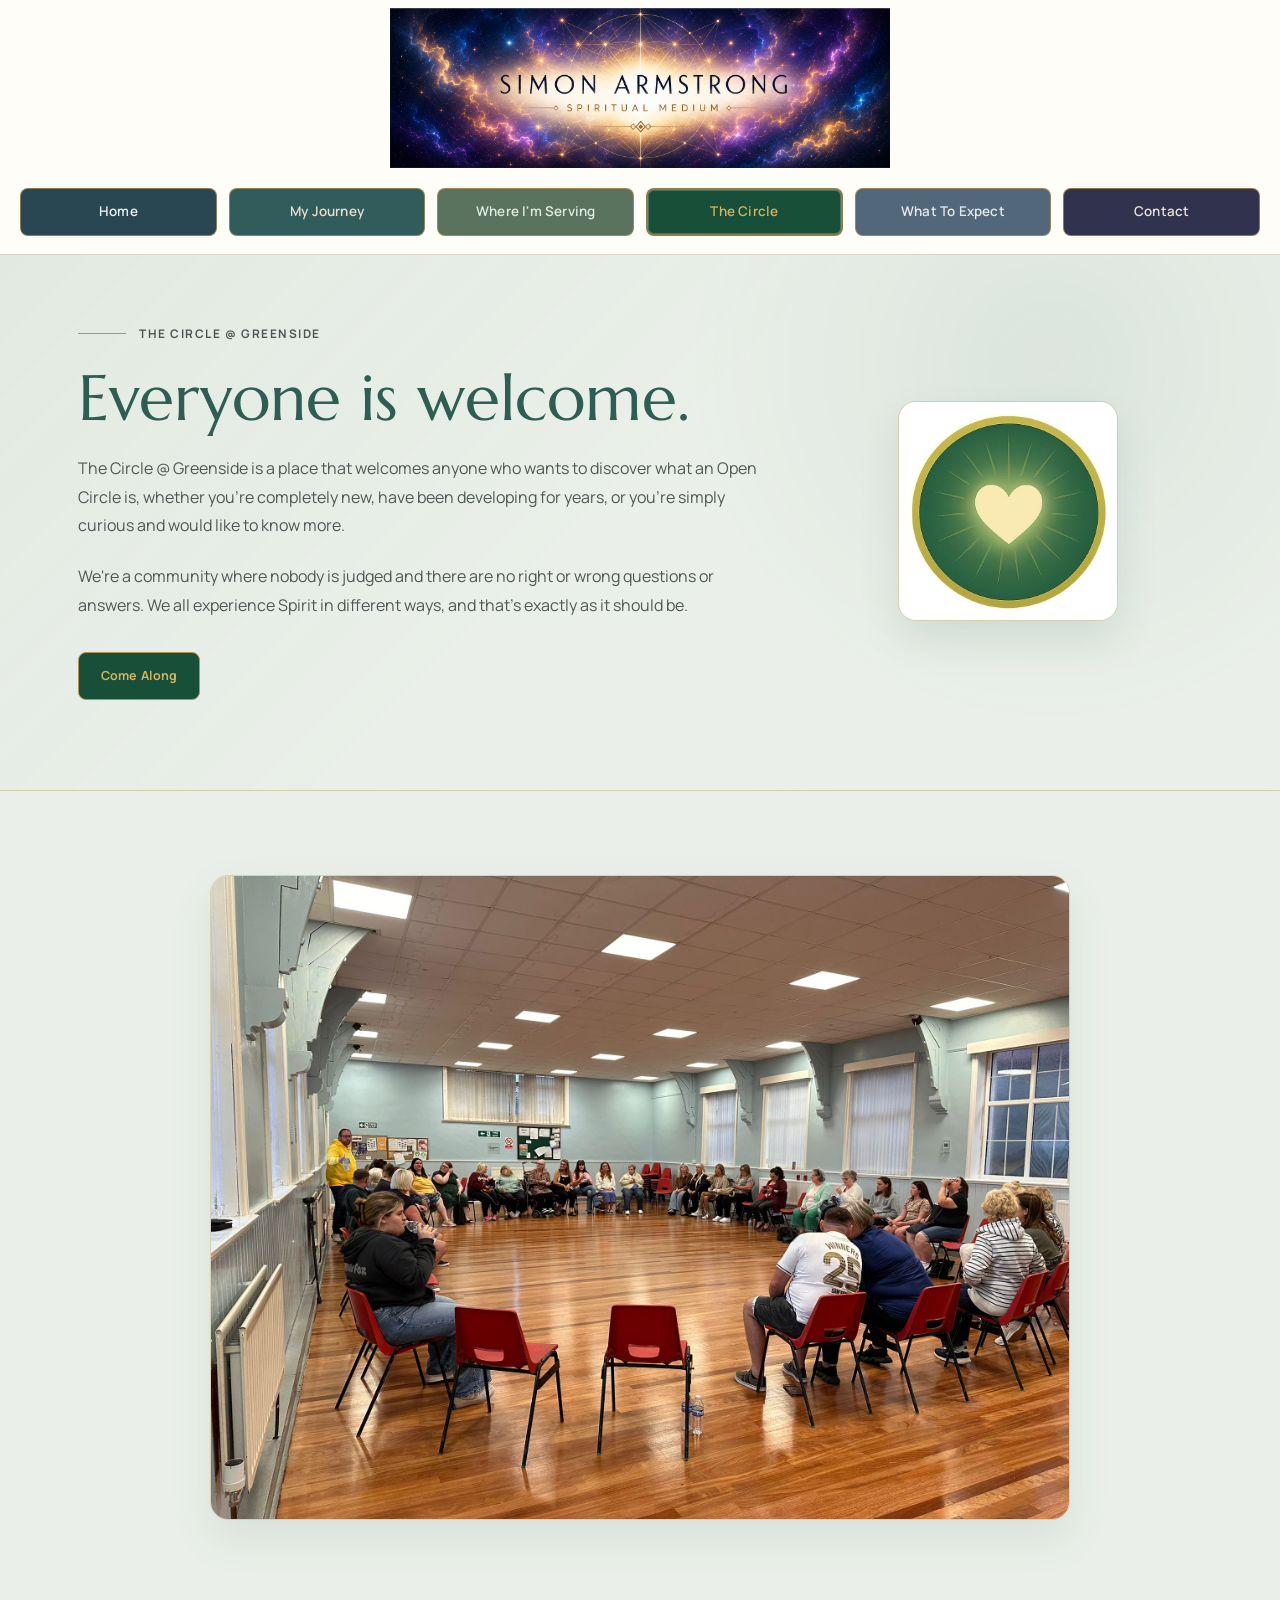
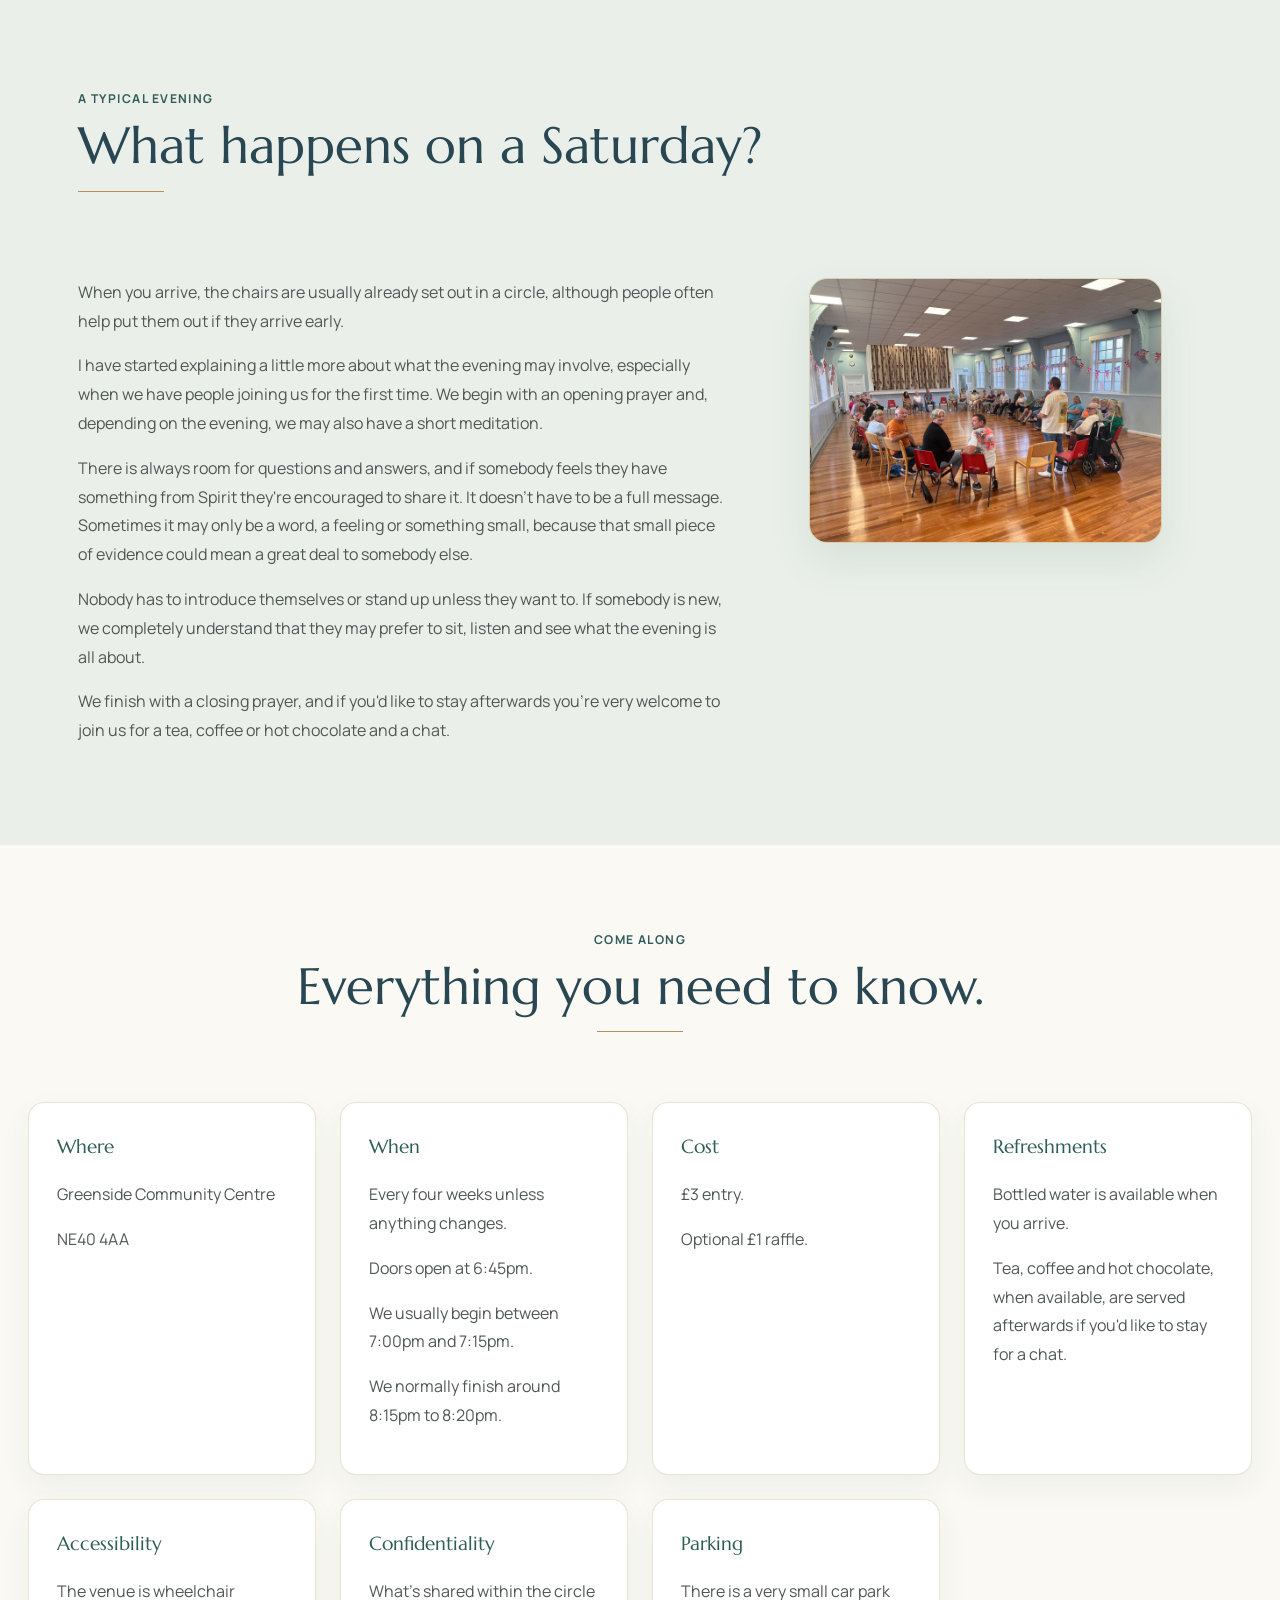
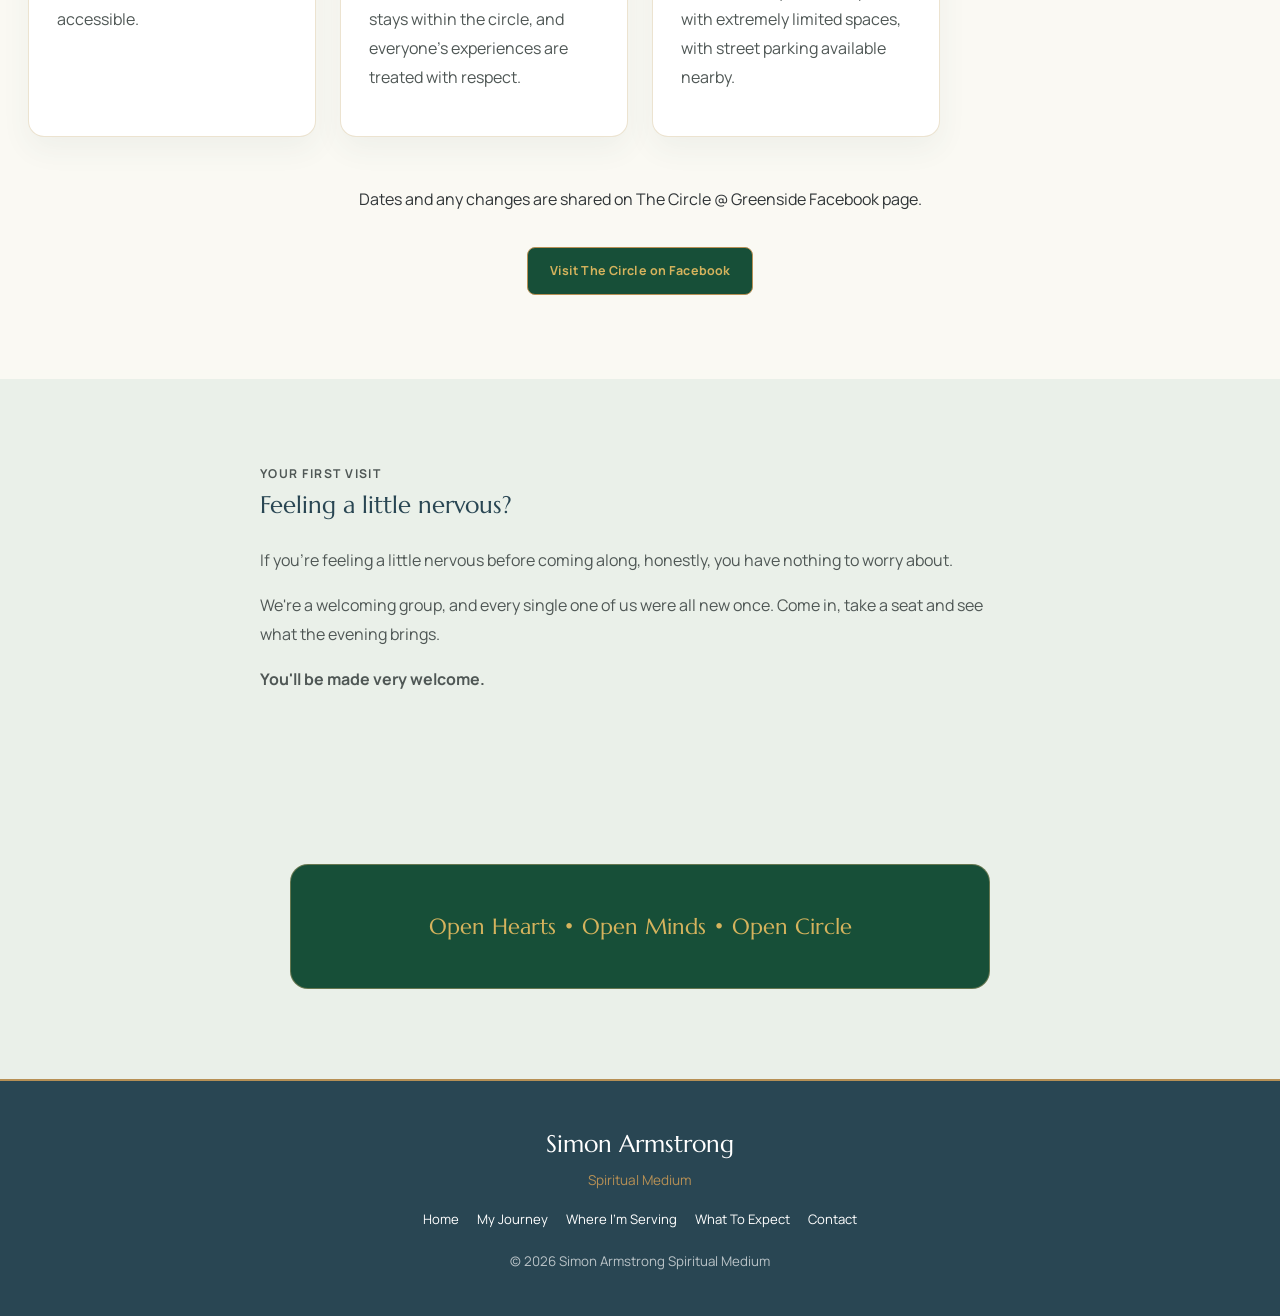
<file: the-circle.html>
<!DOCTYPE html>
<html lang="en">
<head>
  <meta charset="UTF-8">
  <meta name="viewport" content="width=device-width, initial-scale=1.0">
  <title>Open Circle in Gateshead | The Circle @ Greenside</title>
  <meta name="description" content="Discover The Circle @ Greenside, a welcoming open circle near Gateshead for all experience levels. Explore mediumship, ask questions or simply sit and listen.">
  <link rel="preconnect" href="https://fonts.googleapis.com">
  <link rel="preconnect" href="https://fonts.gstatic.com" crossorigin>
  <link href="https://fonts.googleapis.com/css2?family=Manrope:wght@400;500;600;700&family=Marcellus&display=swap" rel="stylesheet">
  <link rel="icon" type="image/x-icon" href="Images/favicon.ico">
  <link rel="icon" type="image/png" sizes="32x32" href="Images/favicon-32x32.png">
  <link rel="icon" type="image/png" sizes="16x16" href="Images/favicon-16x16.png">
  <link rel="apple-touch-icon" sizes="180x180" href="Images/apple-touch-icon.png">
  <link rel="icon" type="image/png" sizes="192x192" href="Images/android-chrome-192x192.png">
  <link rel="icon" type="image/png" sizes="512x512" href="Images/favicon-512x512.png">
  <link rel="manifest" href="site.webmanifest">
  <link rel="stylesheet" href="css/style.css">
  <link rel="stylesheet" href="css/the-circle.css?v=20260829-1">
</head>
<body class="page-circle">

<header class="site-header">
  <div class="banner-wrap">
    <img class="site-banner" src="Images/Simon-Armstrong-Banner.png" alt="Simon Armstrong Spiritual Medium">
  </div>
  <nav class="site-nav" aria-label="Main navigation">
    <a class="nav-link nav-home" href="index.html">Home</a>
    <a class="nav-link nav-journey" href="my-journey.html">My Journey</a>
    <a class="nav-link nav-serving" href="where-im-serving.html">Where I'm Serving</a>
    <a class="nav-link nav-circle active" href="the-circle.html" aria-current="page">The Circle</a>
    <a class="nav-link nav-expect" href="what-to-expect.html">What To Expect</a>
    <a class="nav-link nav-contact" href="contact.html">Contact</a>
  </nav>
</header>

<main>

<section class="circle-hero">
  <div class="circle-hero-inner">
    <div class="circle-hero-copy">
      <p class="eyebrow circle-page-eyebrow">The Circle @ Greenside</p>
      <h1>Everyone is welcome.</h1>
      <p class="circle-hero-lead">
        The Circle @ Greenside is a place that welcomes anyone who wants to discover what an Open Circle is,
        whether you're completely new, have been developing for years, or you're simply curious and would like to know more.
      </p>
      <p>
        We're a community where nobody is judged and there are no right or wrong questions or answers.
        We all experience Spirit in different ways, and that's exactly as it should be.
      </p>
      <a class="page-button circle-button" href="#circle-details">Come Along</a>
    </div>

    <div class="circle-logo-panel">
      <img class="circle-page-logo" src="Images/Open-Circle-2.jpg"
        alt="The Circle @ Greenside - Open Hearts, Open Minds, Open Circle">
    </div>
  </div>
</section>

<section class="circle-photo-feature section-shell">
  <figure class="circle-photo-frame circle-photo-primary">
    <img src="Images/circle-1.jpg" alt="People sitting together at The Circle @ Greenside">
  </figure>
</section>

<section class="circle-saturday section-shell">
  <div class="section-heading left">
    <p class="section-kicker">A typical evening</p>
    <h2>What happens on a Saturday?</h2>
    <span class="heading-line" aria-hidden="true"></span>
  </div>

  <div class="circle-saturday-layout">
    <div class="circle-saturday-copy">
      <p>
        When you arrive, the chairs are usually already set out in a circle, although people often help put them out if they arrive early.
      </p>
      <p>
        I have started explaining a little more about what the evening may involve, especially when we have people joining us for the first time.
        We begin with an opening prayer and, depending on the evening, we may also have a short meditation.
      </p>
      <p>
        There is always room for questions and answers, and if somebody feels they have something from Spirit they're encouraged to share it.
        It doesn't have to be a full message. Sometimes it may only be a word, a feeling or something small, because that small piece of evidence
        could mean a great deal to somebody else.
      </p>
      <p>
        Nobody has to introduce themselves or stand up unless they want to. If somebody is new, we completely understand that they may prefer
        to sit, listen and see what the evening is all about.
      </p>
      <p>
        We finish with a closing prayer, and if you'd like to stay afterwards you're very welcome to join us for a tea, coffee or hot chocolate and a chat.
      </p>
    </div>

    <figure class="circle-photo-frame circle-photo-secondary">
      <img src="Images/circle-2.jpg" alt="A relaxed evening at The Circle @ Greenside">
    </figure>
  </div>
</section>


<section id="circle-details" class="circle-details-section">
  <div class="section-heading">
    <p class="section-kicker">Come along</p>
    <h2>Everything you need to know.</h2>
    <span class="heading-line" aria-hidden="true"></span>
  </div>

  <div class="circle-details-grid">
    <details class="circle-detail-card" open>
      <summary>Where</summary>
      <div class="circle-detail-content">
        <p>Greenside Community Centre</p>
        <p>NE40 4AA</p>
      </div>
    </details>

    <details class="circle-detail-card">
      <summary>When</summary>
      <div class="circle-detail-content">
        <p>Every four weeks unless anything changes.</p>
        <p>Doors open at 6:45pm.</p>
        <p>We usually begin between 7:00pm and 7:15pm.</p>
        <p>We normally finish around 8:15pm to 8:20pm.</p>
      </div>
    </details>

    <details class="circle-detail-card">
      <summary>Cost</summary>
      <div class="circle-detail-content">
        <p>£3 entry.</p>
        <p>Optional £1 raffle.</p>
      </div>
    </details>

    <details class="circle-detail-card">
      <summary>Refreshments</summary>
      <div class="circle-detail-content">
        <p>Bottled water is available when you arrive.</p>
        <p>Tea, coffee and hot chocolate, when available, are served afterwards if you'd like to stay for a chat.</p>
      </div>
    </details>

    <details class="circle-detail-card">
      <summary>Accessibility</summary>
      <div class="circle-detail-content">
        <p>The venue is wheelchair accessible.</p>
      </div>
    </details>

    <details class="circle-detail-card">
      <summary>Confidentiality</summary>
      <div class="circle-detail-content">
        <p>What's shared within the circle stays within the circle, and everyone's experiences are treated with respect.</p>
      </div>
    </details>

    <details class="circle-detail-card">
      <summary>Parking</summary>
      <div class="circle-detail-content">
        <p>There is a very small car park with extremely limited spaces, with street parking available nearby.</p>
      </div>
    </details>
  </div>

  <div class="circle-facebook-wrap">
    <p>Dates and any changes are shared on The Circle @ Greenside Facebook page.</p>
    <a class="page-button circle-button" href="https://www.facebook.com/TheCircleAtGreenside/"
       target="_blank" rel="noopener noreferrer">Visit The Circle on Facebook</a>
  </div>
</section>

<section class="circle-nervous-section">
  <div class="circle-nervous-inner">
    <p class="section-kicker">Your first visit</p>
    <h2>Feeling a little nervous?</h2>
    <p>If you're feeling a little nervous before coming along, honestly, you have nothing to worry about.</p>
    <p>We're a welcoming group, and every single one of us were all new once. Come in, take a seat and see what the evening brings.</p>
    <p class="circle-welcome-final">You'll be made very welcome.</p>
  </div>
</section>

<section class="circle-belief">
  <aside class="circle-signature">
    <div class="circle-signature-inner">
      <p>
        <span class="circle-signature-line">Open Hearts <span aria-hidden="true">•</span> Open Minds <span aria-hidden="true">•</span></span>
        <span class="circle-signature-line">Open Circle</span>
      </p>
    </div>
  </aside>
</section>

</main>

<footer class="site-footer">
  <div class="footer-inner">
    <div>
      <strong>Simon Armstrong</strong>
      <span>Spiritual Medium</span>
    </div>

    <div class="footer-links">
      <a href="index.html">Home</a>
      <a href="my-journey.html">My Journey</a>
      <a href="where-im-serving.html">Where I'm Serving</a>
      <a href="what-to-expect.html">What To Expect</a>
      <a href="contact.html">Contact</a>
    </div>

    <small>&copy; 2026 Simon Armstrong Spiritual Medium</small>
  </div>
</footer>

<script src="js/circle-details.js?v=20260812-1"></script>
<!-- Cloudflare Web Analytics -->
<script type='module' src='https://static.cloudflareinsights.com/beacon.min.js' data-cf-beacon='{"token": "c7f8a6e988ec46b0ac77bfaba0fab839"}'></script>
<!-- End Cloudflare Web Analytics -->
</body>
</html>
</file>
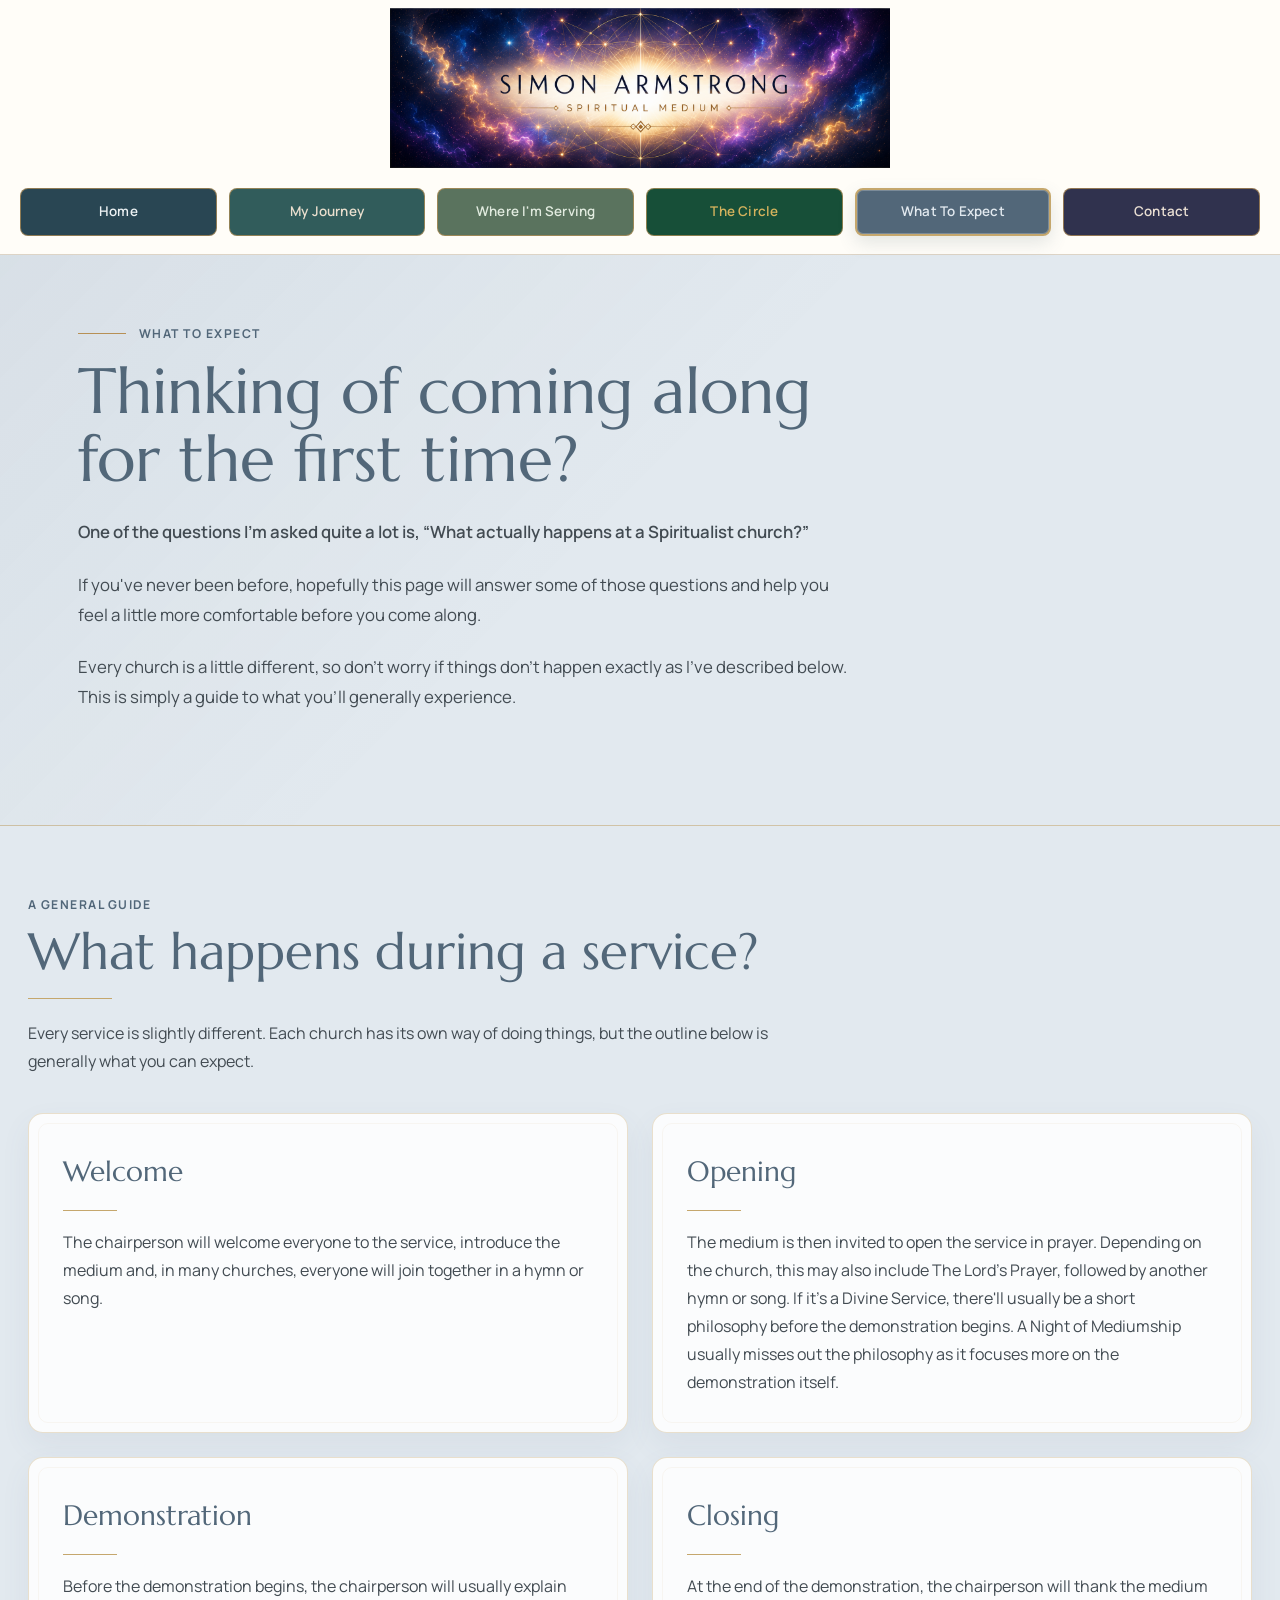
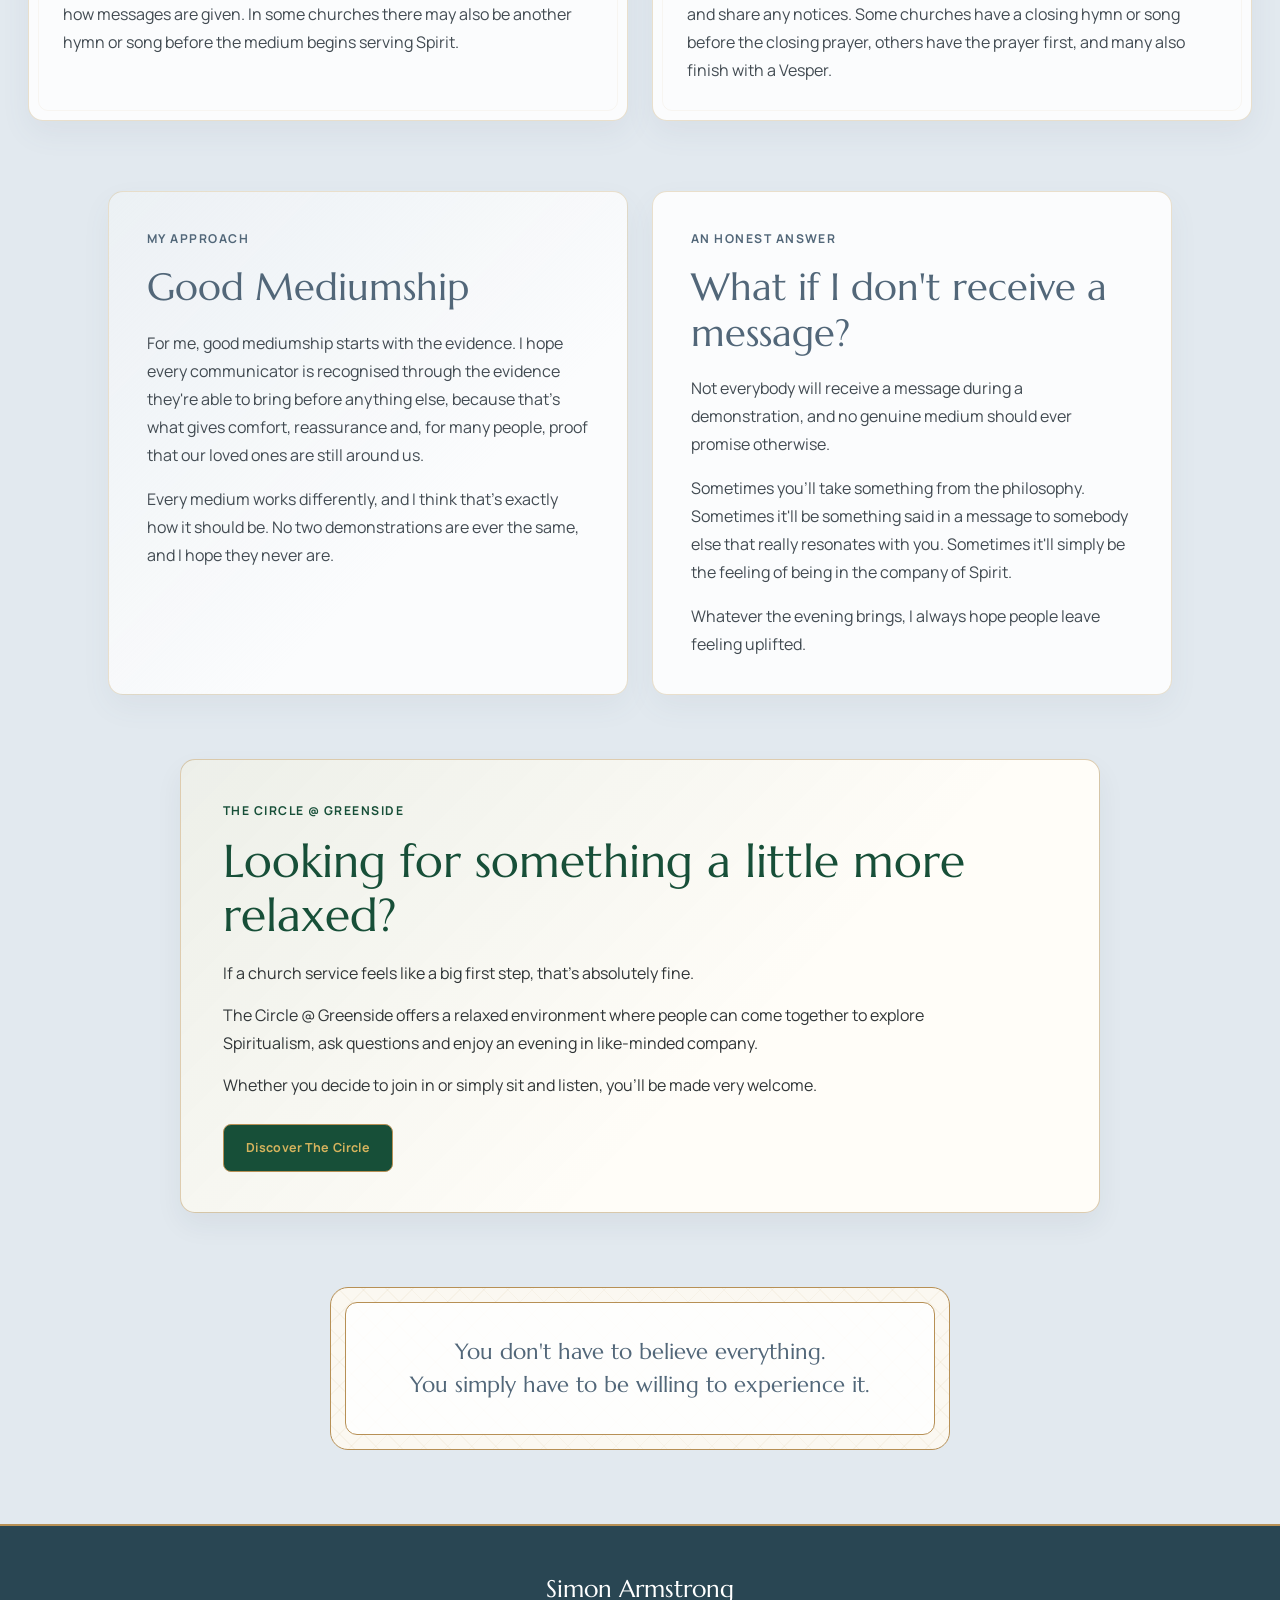
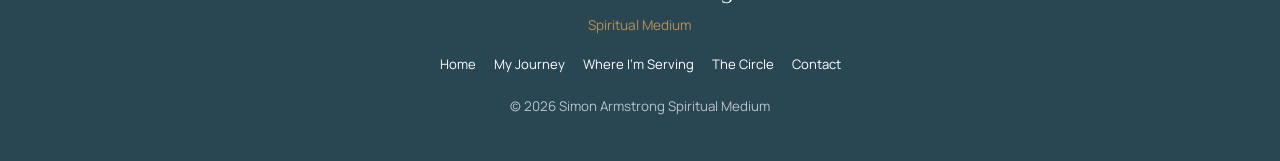
<file: what-to-expect.html>
<!DOCTYPE html>
<html lang="en">
<head>
  <meta charset="UTF-8">
  <meta name="viewport" content="width=device-width, initial-scale=1.0">
  <title>What To Expect | Simon Armstrong Spiritual Medium</title>
  <meta name="description" content="Thinking of attending a Spiritualist church for the first time? Find out what generally happens during a service, what good mediumship means to Simon, and what to expect if you don't receive a message.">
  <link rel="preconnect" href="https://fonts.googleapis.com">
  <link rel="preconnect" href="https://fonts.gstatic.com" crossorigin>
  <link href="https://fonts.googleapis.com/css2?family=Manrope:wght@400;500;600;700&family=Marcellus&display=swap" rel="stylesheet">
  <link rel="icon" type="image/x-icon" href="Images/favicon.ico">
  <link rel="icon" type="image/png" sizes="32x32" href="Images/favicon-32x32.png">
  <link rel="icon" type="image/png" sizes="16x16" href="Images/favicon-16x16.png">
  <link rel="apple-touch-icon" sizes="180x180" href="Images/apple-touch-icon.png">
  <link rel="icon" type="image/png" sizes="192x192" href="Images/android-chrome-192x192.png">
  <link rel="icon" type="image/png" sizes="512x512" href="Images/favicon-512x512.png">
  <link rel="manifest" href="site.webmanifest">
  <link rel="stylesheet" href="css/style.css">
  <link rel="stylesheet" href="css/what-to-expect.css">
</head>
<body class="page-expect">
<header class="site-header">
  <div class="banner-wrap"><img class="site-banner" src="Images/Simon-Armstrong-Banner.png" alt="Simon Armstrong Spiritual Medium"></div>
  <nav class="site-nav" aria-label="Main navigation">
    <a class="nav-link nav-home" href="index.html">Home</a>
    <a class="nav-link nav-journey" href="my-journey.html">My Journey</a>
    <a class="nav-link nav-serving" href="where-im-serving.html">Where I'm Serving</a>
    <a class="nav-link nav-circle" href="the-circle.html">The Circle</a>
    <a class="nav-link nav-expect active" href="what-to-expect.html" aria-current="page">What To Expect</a>
    <a class="nav-link nav-contact" href="contact.html">Contact</a>
  </nav>
</header>
<main>
<section class="expect-page-hero">
  <div class="expect-page-hero-inner">
    <p class="eyebrow expect-page-eyebrow">What To Expect</p>
    <h1>Thinking of coming along for the first time?</h1>
    <div class="expect-page-intro">
      <p>One of the questions I'm asked quite a lot is, “What actually happens at a Spiritualist church?”</p>
      <p>If you've never been before, hopefully this page will answer some of those questions and help you feel a little more comfortable before you come along.</p>
      <p>Every church is a little different, so don't worry if things don't happen exactly as I've described below. This is simply a guide to what you'll generally experience.</p>
    </div>
  </div>
</section>

<section class="expect-service-section">
  <div class="expect-section-heading">
    <p class="section-kicker">A general guide</p>
    <h2>What happens during a service?</h2>
    <span class="expect-heading-line" aria-hidden="true"></span>
    <div class="expect-section-intro">
      <p>Every service is slightly different. Each church has its own way of doing things, but the outline below is generally what you can expect.</p>
    </div>
  </div>

  <div class="service-step-grid">
    <article class="service-step-card">
      <h3>Welcome</h3><span class="service-step-line" aria-hidden="true"></span>
      <p>The chairperson will welcome everyone to the service, introduce the medium and, in many churches, everyone will join together in a hymn or song.</p>
    </article>
    <article class="service-step-card">
      <h3>Opening</h3><span class="service-step-line" aria-hidden="true"></span>
      <p>The medium is then invited to open the service in prayer. Depending on the church, this may also include The Lord's Prayer, followed by another hymn or song. If it's a Divine Service, there'll usually be a short philosophy before the demonstration begins. A Night of Mediumship usually misses out the philosophy as it focuses more on the demonstration itself.</p>
    </article>
    <article class="service-step-card">
      <h3>Demonstration</h3><span class="service-step-line" aria-hidden="true"></span>
      <p>Before the demonstration begins, the chairperson will usually explain how messages are given. In some churches there may also be another hymn or song before the medium begins serving Spirit.</p>
    </article>
    <article class="service-step-card">
      <h3>Closing</h3><span class="service-step-line" aria-hidden="true"></span>
      <p>At the end of the demonstration, the chairperson will thank the medium and share any notices. Some churches have a closing hymn or song before the closing prayer, others have the prayer first, and many also finish with a Vesper.</p>
    </article>
  </div>
</section>

<section class="expect-content-section">
  <article class="expect-content-card expect-mediumship-card">
    <p class="section-kicker">My approach</p>
    <h2>Good Mediumship</h2>
    <p>For me, good mediumship starts with the evidence. I hope every communicator is recognised through the evidence they're able to bring before anything else, because that's what gives comfort, reassurance and, for many people, proof that our loved ones are still around us.</p>
    <p>Every medium works differently, and I think that's exactly how it should be. No two demonstrations are ever the same, and I hope they never are.</p>
  </article>

  <article class="expect-content-card">
    <p class="section-kicker">An honest answer</p>
    <h2>What if I don't receive a message?</h2>
    <p>Not everybody will receive a message during a demonstration, and no genuine medium should ever promise otherwise.</p>
    <p>Sometimes you'll take something from the philosophy. Sometimes it'll be something said in a message to somebody else that really resonates with you. Sometimes it'll simply be the feeling of being in the company of Spirit.</p>
    <p>Whatever the evening brings, I always hope people leave feeling uplifted.</p>
  </article>
</section>

<section class="expect-circle-section">
  <div class="expect-circle-inner">
    <p class="section-kicker expect-circle-kicker">The Circle @ Greenside</p>
    <h2>Looking for something a little more relaxed?</h2>
    <p>If a church service feels like a big first step, that's absolutely fine.</p>
    <p>The Circle @ Greenside offers a relaxed environment where people can come together to explore Spiritualism, ask questions and enjoy an evening in like-minded company.</p>
    <p>Whether you decide to join in or simply sit and listen, you'll be made very welcome.</p>
    <a class="page-button circle-button" href="the-circle.html">Discover The Circle</a>
  </div>
</section>

<section class="expect-belief">
  <aside class="expect-signature">
    <div class="expect-signature-inner">
      <p>You don't have to believe everything.<br>You simply have to be willing to experience it.</p>
    </div>
  </aside>
</section>
</main>

<footer class="site-footer">
  <div class="footer-inner">
    <div><strong>Simon Armstrong</strong><span>Spiritual Medium</span></div>
    <div class="footer-links">
      <a href="index.html">Home</a>
      <a href="my-journey.html">My Journey</a>
      <a href="where-im-serving.html">Where I'm Serving</a>
      <a href="the-circle.html">The Circle</a>
      <a href="contact.html">Contact</a>
    </div>
    <small>&copy; 2026 Simon Armstrong Spiritual Medium</small>
  </div>
</footer>
<!-- Cloudflare Web Analytics -->
<script type='module' src='https://static.cloudflareinsights.com/beacon.min.js' data-cf-beacon='{"token": "c7f8a6e988ec46b0ac77bfaba0fab839"}'></script>
<!-- End Cloudflare Web Analytics -->
</body>
</html>
</file>
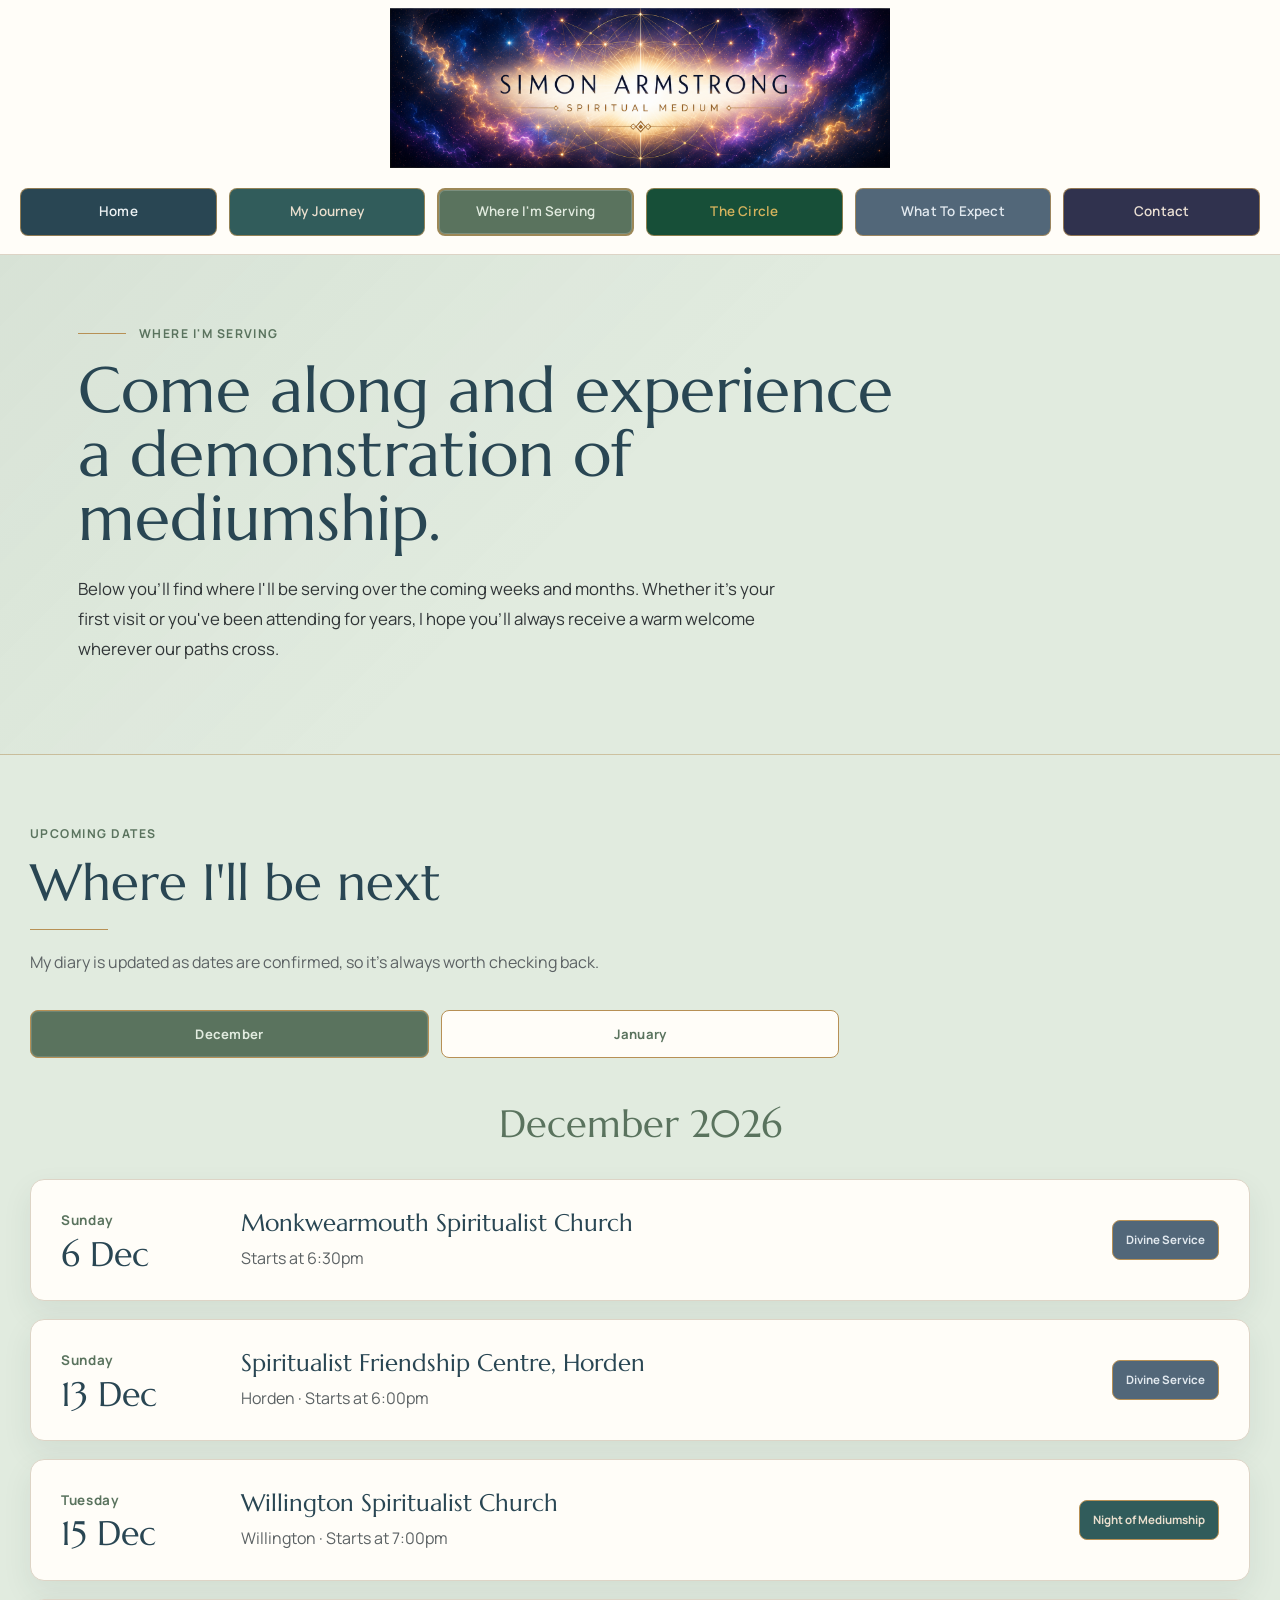
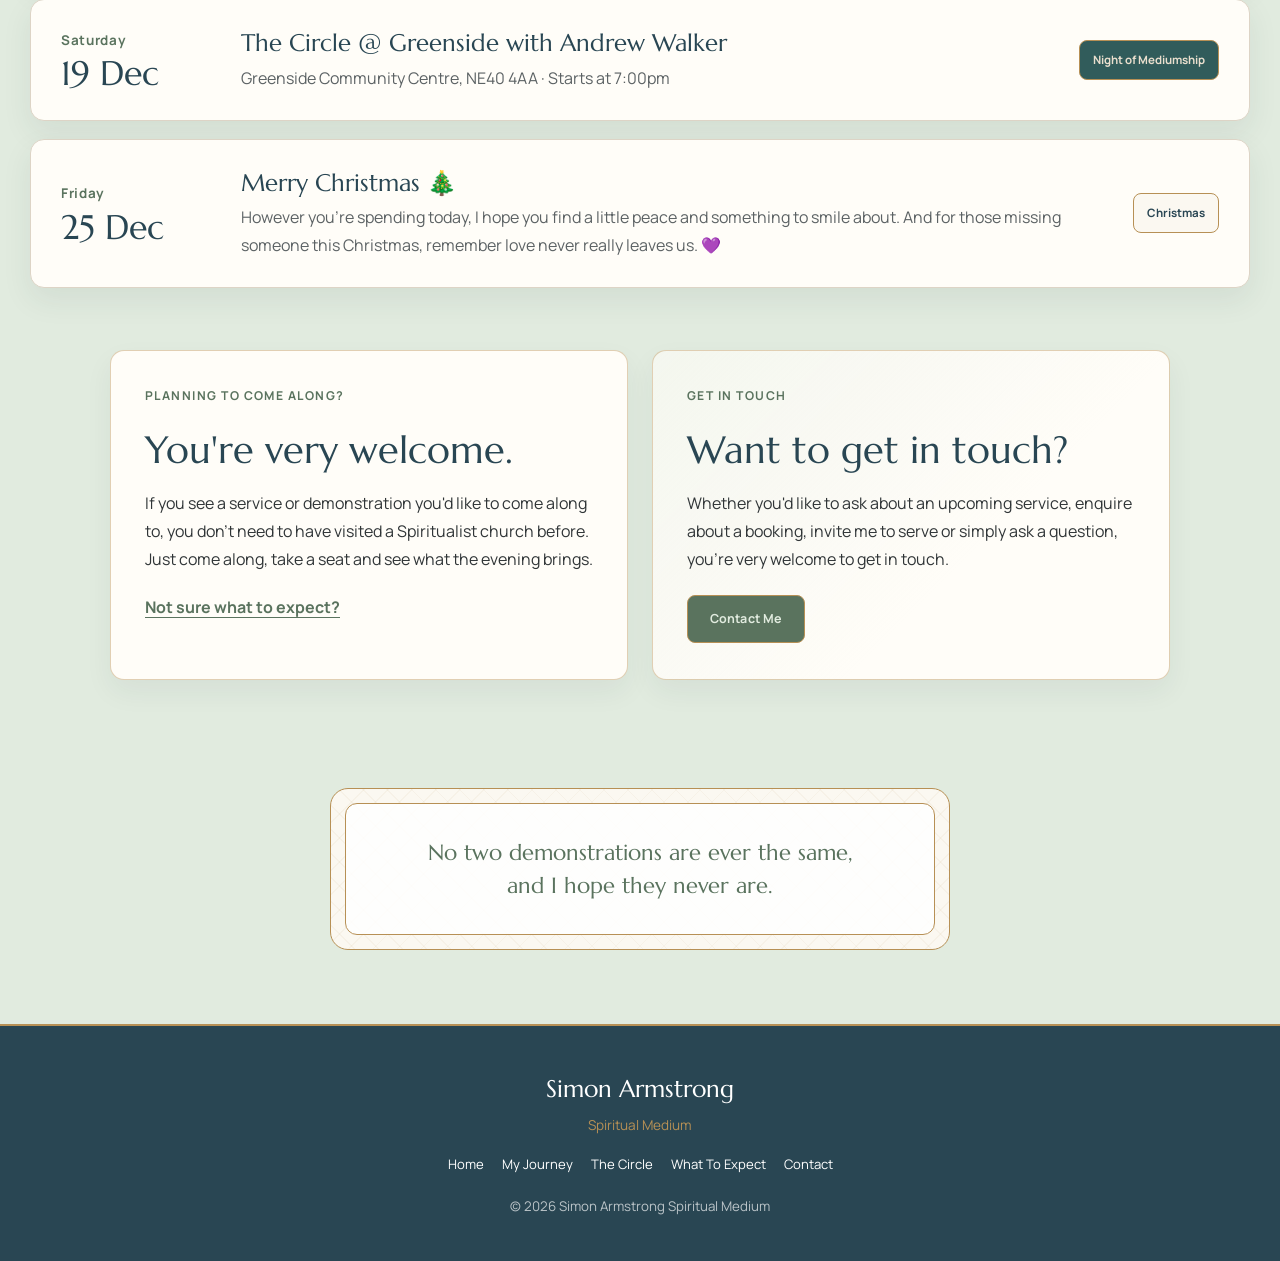
<file: where-im-serving.html>
<!DOCTYPE html>
<html lang="en">
<head>
  <meta charset="UTF-8">
  <meta name="viewport" content="width=device-width, initial-scale=1.0">

  <title>Spiritualist Church Services &amp; Mediumship Events | Simon Armstrong</title>
  <meta name="description" content="See where Simon Armstrong is serving at Spiritualist churches and evenings of mediumship across the North East, Midlands and beyond. Find upcoming dates and events.">

  <link rel="preconnect" href="https://fonts.googleapis.com">
  <link rel="preconnect" href="https://fonts.gstatic.com" crossorigin>
  <link href="https://fonts.googleapis.com/css2?family=Manrope:wght@400;500;600;700&family=Marcellus&display=swap" rel="stylesheet">

  <link rel="icon" type="image/x-icon" href="Images/favicon.ico">
  <link rel="icon" type="image/png" sizes="32x32" href="Images/favicon-32x32.png">
  <link rel="icon" type="image/png" sizes="16x16" href="Images/favicon-16x16.png">
  <link rel="apple-touch-icon" sizes="180x180" href="Images/apple-touch-icon.png">
  <link rel="icon" type="image/png" sizes="192x192" href="Images/android-chrome-192x192.png">
  <link rel="icon" type="image/png" sizes="512x512" href="Images/favicon-512x512.png">
  <link rel="manifest" href="site.webmanifest">

  <link rel="stylesheet" href="css/style.css">
  <link rel="stylesheet" href="css/where-im-serving.css?v=20260829-3">
</head>

<body class="page-serving">

  <header class="site-header">
    <div class="banner-wrap">
      <img class="site-banner"
           src="Images/Simon-Armstrong-Banner.png"
           alt="Simon Armstrong Spiritual Medium">
    </div>

    <nav class="site-nav" aria-label="Main navigation">
      <a class="nav-link nav-home" href="index.html">Home</a>
      <a class="nav-link nav-journey" href="my-journey.html">My Journey</a>
      <a class="nav-link nav-serving active" href="where-im-serving.html" aria-current="page">Where I'm Serving</a>
      <a class="nav-link nav-circle" href="the-circle.html">The Circle</a>
      <a class="nav-link nav-expect" href="what-to-expect.html">What To Expect</a>
      <a class="nav-link nav-contact" href="contact.html">Contact</a>
    </nav>
  </header>

  <main>
    <section class="serving-hero">
      <div class="serving-hero-inner">
        <p class="eyebrow serving-eyebrow">Where I'm Serving</p>

        <h1>Come along and experience a demonstration of mediumship.</h1>

        <p class="serving-intro">
          Below you'll find where I'll be serving over the coming weeks and months.
          Whether it's your first visit or you've been attending for years, I hope you'll
          always receive a warm welcome wherever our paths cross.
        </p>
      </div>
    </section>

    <section class="serving-diary">
      <div class="serving-heading">
        <p class="section-kicker">Upcoming dates</p>
        <h2>Where I'll be next</h2>
        <span class="serving-heading-line" aria-hidden="true"></span>
        <p class="serving-note">
          My diary is updated as dates are confirmed, so it's always worth checking back.
        </p>
      </div>

      <div class="service-months" id="service-months" aria-live="polite">
        <p class="loading-message">Loading upcoming dates…</p>
      </div>
    </section>

    <section class="serving-info-grid">
      <article class="serving-info-card">
        <p class="section-kicker">Planning to come along?</p>
        <h2>You're very welcome.</h2>
        <p>
          If you see a service or demonstration you'd like to come along to, you don't need to have visited a Spiritualist church
          before. Just come along, take a seat and see what the evening brings.
        </p>
        <a class="serving-text-link" href="what-to-expect.html">Not sure what to expect?</a>
      </article>

      <article class="serving-info-card serving-church-card">
        <p class="section-kicker">Get In Touch</p>
        <h2>Want to get in touch?</h2>
        <p>
          Whether you'd like to ask about an upcoming service, enquire about a booking,
          invite me to serve or simply ask a question, you're very welcome to get in touch.
        </p>
        <a class="page-button serving-button" href="contact.html">Contact Me</a>
      </article>
    </section>

    <section class="serving-belief">
      <aside class="signature-box serving-signature">
        <div class="signature-inner">
        <p>
          No two demonstrations are ever the same,<br>
          and I hope they never are.
       </p>
      </div>
      </aside>
    </section>
  </main>

  <footer class="site-footer">
    <div class="footer-inner">
      <div>
        <strong>Simon Armstrong</strong>
        <span>Spiritual Medium</span>
      </div>

      <div class="footer-links">
        <a href="index.html">Home</a>
        <a href="my-journey.html">My Journey</a>
        <a href="the-circle.html">The Circle</a>
        <a href="what-to-expect.html">What To Expect</a>
        <a href="contact.html">Contact</a>
      </div>

      <small>&copy; 2026 Simon Armstrong Spiritual Medium</small>
    </div>
  </footer>
  <script src="js/diary.js?v=20261008-1"></script>
  <script src="js/serving.js?v=20260902-1"></script>
<!-- Cloudflare Web Analytics -->
<script type='module' src='https://static.cloudflareinsights.com/beacon.min.js' data-cf-beacon='{"token": "c7f8a6e988ec46b0ac77bfaba0fab839"}'></script>
<!-- End Cloudflare Web Analytics -->
</body>
</html>
</file>
<file: css/style.css>
:root {
  --cream: #f7f3eb;
  --warm-white: #fffdf8;
  --charcoal: #303537;
  --muted-text: #5c6264;
  --brass: #b79055;
  --stone: #ddd4c6;
  --shadow: 0 16px 38px rgba(36, 58, 68, 0.11);

  --home-dark: #294653;
  --home-light: #edf2f4;

  --journey-dark: #315c5b;
  --journey-light: #eadfce;

  --serving-dark: #5a735e;
  --serving-light: #e1ebdf;

  --circle-dark: #174f38;
  --circle-light: #d5b35d;

  --expect-dark: #526779;
  --expect-light: #e2e9ef;

  --contact-dark: #30324E;
  --contact-light: #e9dfd3;

  --page-width: 1320px;
}

* {
  box-sizing: border-box;
}

html {
  scroll-behavior: smooth;
}

body {
  margin: 0;
  background: var(--cream);
  color: var(--charcoal);
  font-family: "Manrope", Arial, sans-serif;
  line-height: 1.75;
}

img {
  display: block;
  max-width: 100%;
}

a {
  color: inherit;
}

.site-header {
  background: var(--warm-white);
  border-bottom: 1px solid var(--stone);
}

.banner-wrap {
    width: 96%;
    max-width: 1360px;
    margin: 0 auto;
    padding: 8px 0 6px;
}

.site-banner {
    display: block;
    width: 100%;
    height: auto;
    max-height: 160px;
    object-fit: contain;
    object-position: center;
}

.site-nav {
  max-width: var(--page-width);
  margin: 0 auto;
  padding: 14px 20px 18px;
  display: grid;
  grid-template-columns: repeat(6, minmax(0, 1fr));
  gap: 12px;
}

.nav-link {
  min-height: 46px;
  padding: 10px 12px;
  display: flex;
  align-items: center;
  justify-content: center;
  border: 1px solid rgba(183, 144, 85, 0.72);
  border-radius: 8px;
  text-decoration: none;
  text-align: center;
  letter-spacing: 0.015em;
  font-size: 0.84rem;
  font-weight: 600;
  transition: transform 180ms ease, box-shadow 180ms ease, filter 180ms ease;
}

.nav-link:hover,
.nav-link:focus-visible {
  transform: translateY(-2px);
  box-shadow: 0 8px 18px rgba(30, 50, 58, 0.12);
  filter: brightness(1.04);
}

.nav-home {
  background: var(--home-dark);
  color: var(--home-light);
}

.nav-journey {
  background: var(--journey-dark);
  color: var(--journey-light);
}

.nav-serving {
  background: var(--serving-dark);
  color: var(--serving-light);
}

.nav-circle {
  background: var(--circle-dark);
  color: var(--circle-light);
}

.nav-expect {
  background: var(--expect-dark);
  color: var(--expect-light);
}

.nav-contact {
  background: var(--contact-dark);
  color: var(--contact-light);
}

.nav-link.active {
  transform: none;
  border-width: 2px;
  box-shadow: inset 0 0 0 1px rgba(255, 255, 255, 0.2);
}

.hero {
  max-width: var(--page-width);
  margin: 0 auto;
  padding: 56px 30px 78px;
  display: grid;
  grid-template-columns: minmax(0, 1.58fr) minmax(220px, 0.42fr);
  gap: 64px;
  align-items: center;
}

.hero-copy {
  max-width: 760px;
}

.eyebrow,
.section-kicker {
  margin: 0;
  color: var(--journey-dark);
  font-size: 0.76rem;
  font-weight: 700;
  letter-spacing: 0.12em;
  text-transform: uppercase;
}

.eyebrow {
  display: flex;
  align-items: center;
  gap: 13px;
}

.eyebrow::before {
  content: "";
  width: 48px;
  height: 1px;
  background: var(--brass);
}

h1,
h2,
h3 {
  margin-top: 0;
  color: var(--home-dark);
  font-family: "Marcellus", Georgia, serif;
  font-weight: 400;
}

.hero h1 {
  margin: 16px 0 22px;
  font-size: clamp(3rem, 5.5vw, 5.25rem);
  line-height: 1.03;
}

.hero-lead {
  font-size: 1.12rem;
}

.hero p {
  margin: 0 0 15px;
}

.thank-you-line {
  font-weight: 600;
}

.button-row {
  margin-top: 28px;
  display: flex;
  flex-wrap: wrap;
  gap: 13px;
}

.page-button,
.panel-link {
  display: inline-flex;
  align-items: center;
  justify-content: center;
  min-height: 47px;
  padding: 12px 22px;
  border: 1px solid var(--brass);
  border-radius: 8px;
  text-decoration: none;
  letter-spacing: 0.01em;
  font-size: 0.78rem;
  font-weight: 700;
  transition: transform 180ms ease, box-shadow 180ms ease, filter 180ms ease;
}

.page-button:hover,
.page-button:focus-visible,
.panel-link:hover,
.panel-link:focus-visible {
  transform: translateY(-2px);
  box-shadow: 0 8px 18px rgba(31, 51, 59, 0.12);
  filter: brightness(1.04);
}

.journey-button,
.journey-link {
  background: var(--journey-dark);
  color: var(--journey-light);
}

.serving-button,
.serving-link {
  background: var(--serving-dark);
  color: var(--serving-light);
}

.circle-button {
  background: var(--circle-dark);
  color: var(--circle-light);
}

.expect-button,
.expect-link {
  background: var(--expect-dark);
  color: var(--expect-light);
}

.portrait-frame {
  width: min(100%, 255px);
  justify-self: end;
  padding: 7px;
  background: var(--warm-white);
  border: 1px solid var(--brass);
  border-radius: 14px;
  box-shadow: var(--shadow);
}

.hero-portrait {
  width: 100%;
  max-height: 330px;
  border-radius: 9px;
  object-fit: cover;
  object-position: center 14%;
}

.belief {
  background: var(--home-dark);
  border-top: 1px solid var(--brass);
  border-bottom: 1px solid var(--brass);
  color: white;
}

.belief-inner {
  max-width: 930px;
  margin: 0 auto;
  padding: 54px 28px;
  text-align: center;
}

.belief p {
  margin: 0;
  font-family: "Marcellus", Georgia, serif;
  font-size: clamp(1.5rem, 3vw, 2.2rem);
  line-height: 1.5;
}

.section-shell {
  max-width: var(--page-width);
  margin: 0 auto;
  padding: 76px 28px;
}

.section-heading {
  max-width: 760px;
  margin: 0 auto 70px;
  text-align: center;
}

.section-heading.left {
  max-width: none;
  margin-left: 0;
  text-align: left;
}

.section-heading h2,
.circle-copy h2,
.expect-copy h2 {
  margin: 8px 0 10px;
  font-size: clamp(2.25rem, 4vw, 3.7rem);
  line-height: 1.1;
}

.heading-line {
  display: block;
  width: 86px;
  height: 1px;
  margin: 17px auto 0;
  background: var(--brass);
}

.section-heading.left .heading-line {
  margin-left: 0;
}

.next-service {
  padding-bottom: 28px;
}

.next-service-card {
  position: relative;
  overflow: hidden;
  padding: 30px;
  display: grid;
  grid-template-columns: 150px 1fr auto;
  gap: 30px;
  align-items: center;
  background: var(--warm-white);
  border: 1px solid var(--stone);
  border-radius: 14px;
  box-shadow: 0 12px 30px rgba(36, 58, 68, 0.08);
}

.next-date,
.next-details,
.next-type,
.loading-message,
.no-services {
  position: relative;
}

.next-date {
  color: var(--serving-dark);
  font-size: 0.84rem;
  font-weight: 700;
  letter-spacing: 0.05em;
}

.next-date strong {
  display: block;
  margin-top: 4px;
  color: var(--home-dark);
  font-family: "Marcellus", Georgia, serif;
  font-size: 2.15rem;
  font-weight: 400;
  letter-spacing: 0;
  line-height: 1;
}

.next-details h3 {
  margin: 0 0 4px;
  font-size: 1.55rem;
}

.next-details p {
  margin: 0;
  color: var(--muted-text);
}

.next-type {
  padding: 9px 13px;
  background: var(--serving-dark);
  color: var(--serving-light);
  border: 1px solid var(--brass);
  border-radius: 8px;
  font-size: 0.72rem;
  font-weight: 700;
}

.text-link {
  display: inline-block;
  margin-top: 20px;
  color: var(--serving-dark);
  font-weight: 700;
  text-decoration-thickness: 1px;
  text-underline-offset: 4px;
}

.feature-grid{
    display:grid;
    grid-template-columns:repeat(2,minmax(0,1fr));
    gap:24px;
}

.feature-panel {
    min-height: 275px;
    padding: 32px;
    display: flex;
    flex-direction: column;
    background: var(--warm-white);
    border: 1px solid var(--stone);
    border-radius: 14px;
    transition: transform 180ms ease, box-shadow 180ms ease;
}

.feature-panel:hover {
 transform: translateY(-6px);
box-shadow: 0 18px 35px rgba(0,0,0,.08);
}

.feature-accent {
  width: 72px;
  height: 4px;
  margin-bottom: 22px;
  border-radius: 999px;
}

.journey-panel .feature-accent {
  background: var(--journey-dark);
}

.serving-panel .feature-accent {
  background: var(--serving-dark);
}

.expect-panel .feature-accent {
  background: var(--expect-dark);
}

.journey-panel {
    background: var(--warm-white);
}

.serving-panel {
    background: #f7fbf7;
}

.expect-panel {
    background: #f7f9fd;
}

.feature-panel h3 {
  margin-bottom: 12px;
  font-size: 1.9rem;
}

.feature-panel p {
  margin-bottom: 23px;
}

.panel-link {
    min-height: 40px;
    padding: 11px 16px;
    font-size: 0.72rem;

    display: inline-flex;
    width: fit-content;
    align-items: center;
    justify-content: center;

    margin-top: auto;
    align-self: flex-start;
}

.circle-section {
  padding: 74px 24px;
  background: #eaf0e9;
  border-top: 1px solid var(--stone);
  border-bottom: 1px solid var(--stone);
}

.circle-inner {
  max-width: var(--page-width);
  margin: 0 auto;
  display: grid;
  grid-template-columns: 0.84fr 1.16fr;
  gap: 58px;
  align-items: center;
}

.circle-brand-panel {
  min-height: 255px;
  padding: 36px;
  display: grid;
  place-content: center;
  text-align: center;
  background: var(--circle-dark);
  border: 1px solid var(--brass);
  border-radius: 16px;
  color: var(--circle-light);
}

.circle-small {
  margin: 0;
  font-size: 0.83rem;
  font-weight: 700;
  letter-spacing: 0.08em;
}

.circle-brand-panel h2 {
  margin: 3px 0 14px;
  color: var(--circle-light);
  font-size: clamp(2.4rem, 4vw, 3.8rem);
}

.circle-tagline {
  margin: 0;
  font-size: 0.76rem;
  font-weight: 700;
  letter-spacing: 0.06em;
}

.circle-copy p {
  font-size: 1.03rem;
}

.circle-eyebrow {
  color: var(--circle-dark);
}

.expect-section {
  display: grid;
  grid-template-columns: minmax(0, 0.78fr) minmax(0, 1.22fr);
  gap: 54px;
  align-items: center;
}

.expect-quote {
  min-height: 260px;
  padding: 35px;
  display: grid;
  place-items: center;
  background:
    linear-gradient(135deg, transparent 39%, rgba(82, 103, 121, 0.10) 40%, rgba(82, 103, 121, 0.10) 41%, transparent 42%),
    linear-gradient(45deg, transparent 39%, rgba(82, 103, 121, 0.10) 40%, rgba(82, 103, 121, 0.10) 41%, transparent 42%),
    var(--warm-white);
  background-size: 38px 38px;
  border: 1px solid var(--stone);
  border-radius: 14px;
}

.expect-quote p {
  max-width: 330px;
  margin: 0;
  padding: 23px;
  background: rgba(255, 253, 248, 0.94);
  border: 1px solid var(--brass);
  border-radius: 10px;
  color: var(--expect-dark);
  font-family: "Marcellus", Georgia, serif;
  font-size: 1.55rem;
  line-height: 1.4;
  text-align: center;
}

.expect-eyebrow {
  color: var(--expect-dark);
}

.site-footer {
  background: var(--home-dark);
  border-top: 2px solid var(--brass);
  color: white;
}

.footer-inner {
  max-width: var(--page-width);
  margin: 0 auto;
  padding: 42px 24px;
  text-align: center;
}

.site-footer strong {
  display: block;
  font-family: "Marcellus", Georgia, serif;
  font-size: 1.5rem;
  font-weight: 400;
}

.site-footer span {
  color: var(--brass);
  font-size: 0.85rem;
}

.footer-links {
  margin: 15px 0;
  display: flex;
  flex-wrap: wrap;
  justify-content: center;
  gap: 18px;
}

.footer-links a {
  color: white;
  font-size: 0.82rem;
  text-decoration: none;
}

.site-footer small {
  color: rgba(255, 255, 255, 0.68);
}

@media (max-width: 980px) {
  .site-nav {
    grid-template-columns: repeat(3, minmax(0, 1fr));
  }

  .hero {
    grid-template-columns: 1fr;
    gap: 40px;
    padding-top: 48px;
  }

  .portrait-frame {
    justify-self: center;
  }

  .next-service-card {
    grid-template-columns: 120px 1fr;
  }

  .next-type {
    grid-column: 1 / -1;
    justify-self: start;
  }

  .feature-grid,
  .circle-inner,
  .expect-section {
    grid-template-columns: 1fr;
  }
}

@media (max-width: 620px) {
  .banner-wrap {
    padding: 6px 4px 4px;
  }

  .site-banner {
    max-height: 96px;
  }

  .site-nav {
    grid-template-columns: repeat(2, minmax(0, 1fr));
    gap: 8px;
    padding: 12px 12px 15px;
  }

  .nav-link {
    min-height: 42px;
    padding: 9px 8px;
    font-size: 0.7rem;
  }

  .hero,
  .section-shell {
    padding-left: 20px;
    padding-right: 20px;
  }

  .hero h1 {
    font-size: clamp(2.7rem, 15vw, 4.1rem);
  }

  .portrait-frame {
    width: min(74vw, 235px);
  }

  .hero-portrait {
    max-height: 310px;
  }

  .next-service-card {
    grid-template-columns: 1fr;
    gap: 14px;
  }

  .next-type {
    grid-column: auto;
  }

  .feature-panel {
    padding: 28px;
  }

  .circle-section {
    padding-left: 20px;
    padding-right: 20px;
  }
}


/* Homepage testimonials */
.kind-words-section {
  padding: 78px 28px;
  background: var(--home-light);
  border-top: 1px solid rgba(183, 144, 85, 0.34);
  border-bottom: 1px solid rgba(183, 144, 85, 0.34);
}

.kind-words-inner {
  max-width: 1180px;
  margin: 0 auto;
}

.kind-words-heading {
  max-width: 680px;
  margin: 0 auto 38px;
  text-align: center;
}

.kind-words-heading .section-kicker {
  margin-bottom: 10px;
}

.kind-words-heading h2 {
  margin: 0;
  color: var(--home-dark);
  font-family: "Marcellus", Georgia, serif;
  font-size: clamp(2rem, 4vw, 3rem);
  font-weight: 400;
}

.kind-words-heading p:last-child {
  max-width: 590px;
  margin: 14px auto 0;
  color: var(--muted-text);
  line-height: 1.7;
}

.kind-words-track {
  display: grid;
  grid-template-columns: repeat(3, minmax(0, 1fr));
  gap: 20px;
}

.kind-word-card {
  min-width: 0;
  padding: 26px;
  background: var(--warm-white);
  border: 1px solid rgba(183, 144, 85, 0.4);
  border-radius: 16px;
  box-shadow: 0 12px 28px rgba(41, 70, 83, 0.07);
  display: flex;
  flex-direction: column;
}

.kind-word-mark {
  color: var(--brass);
  font-family: "Marcellus", Georgia, serif;
  font-size: 2.1rem;
  line-height: 0.75;
}

.kind-word-card blockquote {
  margin: 12px 0 24px;
  color: var(--home-dark);
  font-family: "Marcellus", Georgia, serif;
  font-size: 1.05rem;
  line-height: 1.65;
  flex: 1;
}

.kind-word-source {
  padding-top: 16px;
  border-top: 1px solid rgba(183, 144, 85, 0.4);
}

.kind-word-source strong {
  display: block;
  color: var(--home-dark);
  font-size: 0.9rem;
}

.kind-word-source span {
  display: block;
  margin-top: 4px;
  color: var(--muted-text);
  font-size: 0.73rem;
  line-height: 1.45;
}

.kind-word-proof {
  display: inline-block;
  margin-top: 14px;
  color: var(--serving-dark);
  font-size: 0.76rem;
  font-weight: 700;
  text-decoration: underline;
  text-underline-offset: 3px;
}

@media (max-width: 760px) {
  .kind-words-section {
    padding: 58px 0 62px;
  }

  .kind-words-heading {
    padding: 0 22px;
    margin-bottom: 28px;
  }

  .kind-words-track {
    display: flex;
    gap: 14px;
    overflow-x: auto;
    padding: 0 22px 14px;
    scroll-snap-type: x mandatory;
    scrollbar-width: none;
    -webkit-overflow-scrolling: touch;
  }

  .kind-words-track::-webkit-scrollbar {
    display: none;
  }

  .kind-word-card {
    flex: 0 0 84%;
    scroll-snap-align: start;
    padding: 24px;
  }

}
</file>
<file: css/contact.css>
:root{--contact-page:#e7e7ef;--contact-surface:#f8f8fc;--contact-deep:#30324e;--contact-mid:#726b83;--contact-soft:#e8deeb;--contact-line:#c5a76d;--contact-text:#413f46}.page-contact{background:var(--contact-page)}.page-contact .nav-contact.active{border-color:var(--contact-line);box-shadow:inset 0 0 0 1px rgba(255,255,255,.24),0 7px 18px rgba(48,50,78,.16)}.contact-hero{padding:68px 0 90px;background:linear-gradient(135deg,rgba(48,50,78,.08),transparent 48%),var(--contact-page);border-bottom:1px solid rgba(197,167,109,.55)}.contact-hero-inner{max-width:1180px;margin:0 auto;padding:0 28px}.contact-eyebrow{color:var(--contact-deep)}.contact-hero h1{max-width:760px;margin:14px 0 24px;color:var(--contact-deep);font-family:"Marcellus",Georgia,serif;font-size:clamp(2.45rem,5vw,4.25rem);font-weight:400;line-height:1}.contact-intro{max-width:720px;font-size:1.05rem;line-height:1.8}.contact-intro p{margin:0 0 22px}.contact-intro p:last-child{margin-bottom:0}.contact-main{max-width:1120px;margin:0 auto;padding:66px 28px 34px}.contact-heading{max-width:760px;margin-bottom:38px}.contact-heading .section-kicker{color:var(--contact-deep)}.contact-heading h2{margin:8px 0 0;color:var(--contact-deep);font-family:"Marcellus",Georgia,serif;font-size:clamp(2rem,4vw,3.2rem);font-weight:400;line-height:1.15}.contact-heading-line{display:block;width:82px;height:1px;margin-top:17px;background:var(--contact-line)}.contact-grid{display:grid;grid-template-columns:repeat(2,minmax(0,1fr));gap:24px}.contact-card{position:relative;min-height:190px;padding:30px;display:grid;grid-template-columns:86px minmax(0,1fr);gap:24px;align-items:center;overflow:hidden;background:var(--contact-surface);border:1px solid rgba(197,167,109,.34);border-radius:15px;box-shadow:0 12px 30px rgba(48,50,78,.06);color:var(--contact-text);text-decoration:none;transition:transform 180ms ease,box-shadow 180ms ease,border-color 180ms ease}.contact-card::after{content:"";position:absolute;inset:9px;border:1px solid rgba(197,167,109,.08);border-radius:10px;pointer-events:none}.contact-card:hover,.contact-card:focus-visible{transform:translateY(-4px);border-color:rgba(197,167,109,.62);box-shadow:0 17px 36px rgba(48,50,78,.11)}.contact-card-wide{grid-column:1/-1;width:min(100%,720px);justify-self:center}.contact-icon-tile{position:relative;z-index:1;width:72px;height:72px;display:grid;place-items:center;border:1px solid var(--contact-line);border-radius:12px}.contact-icon{width:38px;height:38px;object-fit:contain}.contact-facebook .contact-icon-tile{background:#eaf1f8}.contact-phone .contact-icon-tile{background:#e8f0e7}.contact-tiktok .contact-icon-tile{background:#ededee}.contact-instagram .contact-icon-tile{background:#f2e8f1}.contact-email .contact-icon-tile{background:#f5ead5}.contact-card-copy{position:relative;z-index:1}.contact-card h3{margin:0 0 8px;color:var(--contact-deep);font-family:"Marcellus",Georgia,serif;font-size:1.55rem;font-weight:400}.contact-card p{margin:0;color:var(--contact-text);font-size:.95rem;line-height:1.65}.contact-link-text{display:inline-block;margin-top:14px;color:var(--contact-deep);font-size:.78rem;font-weight:700;text-decoration:underline;text-decoration-thickness:1px;text-underline-offset:4px}.contact-facebook{border-top:3px solid #5f7f9f}.contact-phone{border-top:3px solid var(--serving-dark)}.contact-tiktok{border-top:3px solid #3f4146}.contact-instagram{border-top:3px solid #7a5d7f}.contact-email{border-top:3px solid var(--brass)}.contact-note{max-width:720px;margin:28px auto 0;color:var(--muted-text);font-size:.92rem;text-align:center}.contact-belief{margin:52px 0 74px;padding:0 24px}.contact-signature{max-width:620px;margin:0 auto;padding:14px;border:.8px solid var(--brass);border-radius:18px;background:repeating-linear-gradient(45deg,transparent,transparent 16px,rgba(184,147,74,.06) 16px,rgba(184,147,74,.06) 17px),repeating-linear-gradient(-45deg,transparent,transparent 16px,rgba(184,147,74,.06) 16px,rgba(184,147,74,.06) 17px),#fbf8f1}.contact-signature-inner{border:.8px solid var(--brass);border-radius:12px;padding:32px 40px;background:rgba(255,255,255,.85)}.contact-signature-inner p{max-width:500px;margin:0 auto;color:var(--contact-deep);font-family:"Marcellus",Georgia,serif;font-size:clamp(1.12rem,2vw,1.35rem);line-height:1.55;text-align:center}@media(max-width:820px){.contact-hero{padding:52px 20px 50px}.contact-main{padding:52px 20px 32px}.contact-grid{grid-template-columns:1fr}.contact-card-wide{grid-column:1;width:100%}}@media(max-width:560px){.contact-card{grid-template-columns:64px minmax(0,1fr);gap:18px;padding:24px 21px;border-radius:12px}.contact-icon-tile{width:58px;height:58px}.contact-icon{width:31px;height:31px}.contact-card h3{font-size:1.4rem}.contact-belief{margin-top:42px;margin-bottom:58px}.contact-signature-inner{padding:26px 22px}}
</file>
<file: css/my-journey.css>
:root {
  --journey-page: #dfecea;
  --journey-surface: #fffaf3;
  --journey-deep: #315c5b;
  --journey-mid: #6f8a87;
  --journey-soft: #dce7e4;
  --journey-line: #c5a76d;
  --journey-text: #3d403f;
}

.page-journey { background: var(--journey-page); }
.page-journey .nav-journey.active { border-color: var(--journey-line); box-shadow: inset 0 0 0 1px rgba(255,255,255,.24), 0 7px 18px rgba(49,92,91,.16); }
.journey-hero { padding:68px 0 90px; background:linear-gradient(135deg,rgba(49,92,91,.05),transparent 48%),var(--journey-page); border-bottom:1px solid rgba(197,167,109,.55); }
.journey-hero-inner { max-width:1180px; margin:0 auto; padding:0 28px; }
.journey-kicker { margin:0; color:var(--journey-deep); font-size:.74rem; font-weight:700; letter-spacing:.13em; text-transform:uppercase; }
.journey-hero h1 { max-width:760px; margin:14px 0 24px; color:var(--journey-deep); font-family:"Marcellus",Georgia,serif; font-size:clamp(2.45rem,5vw,4.25rem); font-weight:400; line-height:1; }
.journey-intro { max-width:730px; margin:0; color:#4f5755; font-size:1.08rem; line-height:1.8; }
.journey-story { max-width:890px; margin:0 auto; padding:66px 28px 84px; }
.journey-section { margin-bottom:44px; padding:36px 42px; background:var(--journey-surface); border:1px solid rgba(197,167,109,.32); border-radius:15px; box-shadow:0 12px 30px rgba(49,92,91,.06); }
.journey-continuation { margin-top:-12px; }
.journey-section h2 { margin:0 0 22px; color:var(--journey-deep); font-family:"Marcellus",Georgia,serif; font-size:clamp(1.7rem,3vw,2.35rem); font-weight:400; line-height:1.2; }
.journey-section p { margin:0 0 17px; color:var(--journey-text); font-size:1rem; }
.journey-section p:last-child { margin-bottom:0; }
.journey-divider { width:76px; height:1px; margin:8px auto 44px; background:var(--journey-line); }
.pull-quote { max-width:760px; margin:12px auto 46px; padding:14px 0; text-align:center; }
.pull-quote p { margin:18px auto; color:var(--journey-deep); font-family:"Marcellus",Georgia,serif; font-size:clamp(1.35rem,2.8vw,1.9rem); line-height:1.45; }
.pull-quote-line { display:block; width:96px; height:1px; margin:0 auto; background:var(--journey-line); }
.pull-quote-final p { max-width:720px; }
.journey-ending { background:linear-gradient(180deg,rgba(220,231,228,.23),transparent 42%),var(--journey-surface); }
.journey-belief { margin:90px 0 20px; }
.signature-box { max-width:620px; margin:0 auto; padding:14px; border:.8px solid var(--brass); border-radius:18px; background:repeating-linear-gradient(45deg,transparent,transparent 16px,rgba(184,147,74,.06) 16px,rgba(184,147,74,.06) 17px),repeating-linear-gradient(-45deg,transparent,transparent 16px,rgba(184,147,74,.06) 16px,rgba(184,147,74,.06) 17px),#fbf8f1; }
.signature-inner { border:.8px solid var(--brass); border-radius:12px; padding:32px 40px; background:rgba(255,255,255,.85); }
.signature-inner p { margin:0; color:var(--journey-deep); font-family:"Marcellus",Georgia,serif; font-size:clamp(1.12rem,2vw,1.35rem); line-height:1.55; text-align:center; max-width:480px; margin-inline:auto; }
@media(max-width:720px){.journey-hero{padding:52px 20px 50px}.journey-story{padding:48px 18px 66px}.journey-section{margin-bottom:36px;padding:28px 23px;border-radius:12px}.pull-quote{margin-bottom:38px;padding:8px 0}.journey-divider{margin-bottom:36px}}
</file>
<file: css/the-circle.css>
:root{--circle-page:#eaf0e9;--circle-surface:#ffffff;--circle-deep:#2d5d53;--circle-mid:#5b7d74;--circle-text:#4f5755;--circle-gold:#c5a76d}.page-circle{background:var(--circle-page)}.circle-hero{padding:68px 0 90px;background:radial-gradient(circle at 82% 20%,rgba(45,93,83,.08),transparent 32%),linear-gradient(135deg,rgba(84,127,108,.06),transparent 48%),var(--circle-page);border-bottom:1px solid rgba(197,167,109,.45)}.circle-hero-inner{max-width:1180px;margin:0 auto;padding:0 28px;display:grid;grid-template-columns:1.4fr .8fr;gap:56px;align-items:center}.circle-page-eyebrow{color:var(--circle-deep);text-transform:uppercase;letter-spacing:.13em;font-size:.74rem;font-weight:700;margin:0}.circle-hero h1{max-width:760px;margin:14px 0 24px;color:var(--circle-deep);font-family:"Marcellus",Georgia,serif;font-size:clamp(2.45rem,5vw,4.25rem);font-weight:400;line-height:1}.circle-hero-copy p{max-width:730px;color:var(--circle-text);line-height:1.8;margin:0 0 22px}.circle-button{margin-top:10px}.circle-logo-panel{display:flex;justify-content:center;align-items:center}.circle-page-logo{width:min(220px,100%);border-radius:18px;border:1px solid rgba(197,167,109,.45);box-shadow:0 18px 40px rgba(45,93,83,.12)}.section-shell{max-width:1180px;margin:0 auto;padding:84px 28px}.circle-photo-frame{overflow:hidden;border-radius:18px;border:1px solid rgba(197,167,109,.45);box-shadow:0 18px 42px rgba(45,93,83,.10)}.circle-photo-primary{max-width:860px;margin:0 auto}.circle-photo-frame img{display:block;width:100%;height:auto}.circle-saturday-layout{display:grid;grid-template-columns:1.2fr .8fr;gap:42px;align-items:start}.circle-saturday-copy p,.circle-pressure-inner p,.circle-question-card p,.circle-detail-card p,.circle-nervous-inner p{line-height:1.8;color:var(--circle-text)}.circle-pressure-section{background:#eef5f1;padding:84px 28px}.circle-pressure-inner,.circle-nervous-inner{max-width:760px;margin:0 auto}.circle-started-line,.circle-welcome-final{color:var(--circle-deep);font-weight:700}.circle-who-grid{display:grid;grid-template-columns:repeat(3,1fr);gap:24px;margin-top:40px}.circle-question-grid{display:grid;grid-template-columns:repeat(auto-fit,minmax(260px,1fr));gap:24px;margin-top:40px}.circle-details-grid{display:grid;grid-template-columns:repeat(auto-fit,minmax(260px,1fr));gap:24px;margin-top:40px}.circle-who-card,.circle-question-card,.circle-detail-card{background:var(--circle-surface);border:1px solid rgba(197,167,109,.32);border-radius:16px;padding:28px;box-shadow:0 12px 30px rgba(45,93,83,.06)}.circle-who-card h3,.circle-question-card h3,.circle-detail-card summary{margin:0 0 12px;color:var(--circle-deep);font-family:"Marcellus",Georgia,serif}.circle-detail-card summary{font-size:1.17em;font-weight:400;list-style:none;pointer-events:none}.circle-detail-card summary::-webkit-details-marker{display:none}.circle-details-section{background:#faf9f3;padding:84px 28px}.circle-facebook-wrap{max-width:760px;margin:48px auto 0;text-align:center}.circle-facebook-wrap p{margin-bottom:24px}.circle-nervous-section{padding:84px 28px}.circle-belief{padding:70px 28px 90px}.circle-signature{max-width:700px;margin:0 auto}.circle-signature-inner{background:var(--circle-dark);color:var(--circle-light);border-radius:18px;padding:42px 34px;text-align:center;border:1px solid rgba(197,167,109,.45)}.circle-signature-inner p{margin:0;font-family:"Marcellus",Georgia,serif;font-size:1.4rem}.circle-signature-line{display:inline}@media(max-width:900px){.circle-hero-inner,.circle-saturday-layout{grid-template-columns:1fr}.circle-logo-panel{order:-1}.circle-page-logo{width:180px}.section-shell,.circle-pressure-section,.circle-details-section,.circle-nervous-section{padding:64px 22px}.circle-who-grid{grid-template-columns:repeat(3,1fr)}.circle-details-grid{grid-template-columns:1fr;gap:12px}.circle-detail-card{padding:0;overflow:hidden}.circle-detail-card summary{min-height:72px;margin:0;padding:15px 24px;display:flex;flex-direction:column;align-items:flex-start;justify-content:center;cursor:pointer;pointer-events:auto;touch-action:manipulation;-webkit-tap-highlight-color:transparent}.circle-detail-card summary::after{content:"View details";margin-top:3px;color:var(--circle-gold);font-family:"Manrope",Arial,sans-serif;font-size:.7rem;font-weight:700;letter-spacing:.06em;line-height:1.2;text-transform:uppercase}.circle-detail-card[open] summary{min-height:auto;padding-bottom:10px}.circle-detail-card[open] summary::after{content:none}.circle-detail-content{padding:0 24px 19px}.circle-detail-content p:last-child{margin-bottom:0}}@media(max-width:640px){.circle-hero-inner{padding-left:48px;padding-right:48px}.circle-who-grid{grid-template-columns:1fr}.circle-nervous-section{padding-bottom:34px}.circle-belief{padding:0 20px 44px}.circle-signature{max-width:320px}.circle-signature-inner{padding:22px 18px;border-radius:14px}.circle-signature-inner p{font-size:1.12rem;line-height:1.55}.circle-signature-line{display:block}}
</file>
<file: css/what-to-expect.css>
:root{--expect-page:var(--expect-light);--expect-surface:#fbfcfd;--expect-deep:#526779;--expect-mid:#7d8f9d;--expect-soft:#dfe7ed;--expect-line:#c5a76d;--expect-text:#424b52}.page-expect{background:var(--expect-page)}.page-expect .nav-expect.active{border-color:var(--expect-line);box-shadow:inset 0 0 0 1px rgba(255,255,255,.24),0 7px 18px rgba(82,103,121,.16)}.expect-page-hero{padding:68px 0 90px;background:linear-gradient(135deg,rgba(82,103,121,.07),transparent 48%),var(--expect-page);border-bottom:1px solid rgba(197,167,109,.55)}.expect-page-hero-inner{max-width:1180px;margin:0 auto;padding:0 28px}.expect-page-eyebrow{color:var(--expect-deep)}.expect-page-hero h1{max-width:760px;margin:14px 0 24px;color:var(--expect-deep);font-family:"Marcellus",Georgia,serif;font-size:clamp(2.45rem,5vw,4.25rem);font-weight:400;line-height:1.06}.expect-page-intro{max-width:780px}.expect-page-intro p{margin:0 0 22px;color:var(--expect-text);font-size:1.05rem;line-height:1.8}.expect-page-intro p:first-child{font-weight:600}.expect-service-section{max-width:var(--page-width);margin:0 auto;padding:68px 28px 58px}.expect-section-heading{max-width:820px;margin-bottom:38px}.expect-section-heading .section-kicker{color:var(--expect-deep)}.expect-section-heading h2{margin:8px 0 0;color:var(--expect-deep);font-family:"Marcellus",Georgia,serif;font-size:clamp(2.15rem,4vw,3.35rem);font-weight:400;line-height:1.13}.expect-heading-line{display:block;width:84px;height:1px;margin-top:17px;background:var(--expect-line)}.expect-section-intro{max-width:760px;margin-top:20px}.expect-section-intro p{margin:0 0 10px;color:var(--expect-text)}.service-step-grid{display:grid;grid-template-columns:repeat(2,minmax(0,1fr));gap:24px}.service-step-card{position:relative;overflow:hidden;padding:34px 34px 36px;background:var(--expect-surface);border:1px solid rgba(197,167,109,.34);border-radius:15px;box-shadow:0 12px 30px rgba(82,103,121,.07)}.service-step-card::after{content:"";position:absolute;inset:9px;border:1px solid rgba(197,167,109,.08);border-radius:10px;pointer-events:none}.service-step-card h3{position:relative;z-index:1;margin:0;color:var(--expect-deep);font-family:"Marcellus",Georgia,serif;font-size:1.72rem;font-weight:400}.service-step-line{position:relative;z-index:1;display:block;width:54px;height:1px;margin:14px 0 17px;background:var(--expect-line)}.service-step-card p{position:relative;z-index:1;margin:0;color:var(--expect-text);line-height:1.75}.expect-content-section{max-width:1120px;margin:0 auto;padding:12px 28px 64px;display:grid;grid-template-columns:repeat(2,minmax(0,1fr));gap:24px}.expect-content-card{padding:36px 38px;background:var(--expect-surface);border:1px solid rgba(197,167,109,.34);border-radius:15px;box-shadow:0 12px 30px rgba(82,103,121,.06)}.expect-mediumship-card{background:linear-gradient(135deg,rgba(223,231,237,.55),transparent 64%),var(--expect-surface)}.expect-content-card .section-kicker{color:var(--expect-deep)}.expect-content-card h2{margin:8px 0 18px;color:var(--expect-deep);font-family:"Marcellus",Georgia,serif;font-size:clamp(1.9rem,3vw,2.55rem);font-weight:400;line-height:1.18}.expect-content-card p{margin:0 0 16px;color:var(--expect-text)}.expect-content-card p:last-child{margin-bottom:0}.expect-circle-section{padding:0 28px 16px}.expect-circle-inner{max-width:920px;margin:0 auto;padding:40px 42px;background:linear-gradient(135deg,rgba(23,79,56,.08),transparent 62%),var(--warm-white);border:1px solid rgba(183,144,85,.45);border-radius:15px;box-shadow:0 12px 28px rgba(36,58,68,.06)}.expect-circle-kicker{color:var(--circle-dark)}.expect-circle-inner h2{margin:8px 0 17px;color:var(--circle-dark);font-family:"Marcellus",Georgia,serif;font-size:clamp(2rem,3.6vw,3rem);font-weight:400;line-height:1.16}.expect-circle-inner p{max-width:760px;margin:0 0 14px}.expect-circle-inner .page-button{margin-top:11px}.expect-belief{margin:58px 0 74px;padding:0 24px}.expect-signature{max-width:620px;margin:0 auto;padding:14px;border:.8px solid var(--brass);border-radius:18px;background:repeating-linear-gradient(45deg,transparent,transparent 16px,rgba(184,147,74,.06) 16px,rgba(184,147,74,.06) 17px),repeating-linear-gradient(-45deg,transparent,transparent 16px,rgba(184,147,74,.06) 16px,rgba(184,147,74,.06) 17px),#fbf8f1}.expect-signature-inner{border:.8px solid var(--brass);border-radius:12px;padding:32px 40px;background:rgba(255,255,255,.85)}.expect-signature-inner p{max-width:500px;margin:0 auto;color:var(--expect-deep);font-family:"Marcellus",Georgia,serif;font-size:clamp(1.12rem,2vw,1.35rem);line-height:1.55;text-align:center}@media(max-width:820px){.expect-page-hero{padding:52px 20px 50px}.expect-service-section{padding:52px 20px 48px}.service-step-grid,.expect-content-section{grid-template-columns:1fr}.expect-content-section{padding:4px 20px 52px}.expect-circle-section{padding-left:20px;padding-right:20px}}@media(max-width:560px){.service-step-card,.expect-content-card{padding:28px 24px 30px;border-radius:12px}.expect-circle-inner{padding:32px 24px}.expect-belief{margin-top:48px;margin-bottom:58px}.expect-signature-inner{padding:26px 22px}}
</file>
<file: css/where-im-serving.css>
/* WHERE I'M SERVING */
.page-serving{background:var(--serving-light)}.serving-hero{padding:68px 0 90px;border-bottom:1px solid rgba(183,144,85,.45);background:linear-gradient(135deg,rgba(90,115,94,.07),transparent 48%),var(--serving-light)}.serving-hero-inner{max-width:1180px;margin:0 auto;padding:0 28px}.serving-eyebrow{color:var(--serving-dark)}.serving-hero h1{max-width:840px;margin:14px 0 24px;color:var(--home-dark);font-family:"Marcellus",Georgia,serif;font-size:clamp(2.45rem,5vw,4.25rem);font-weight:400;line-height:1}.serving-intro{max-width:720px;margin:0;color:var(--charcoal);font-size:1.05rem;line-height:1.8}.serving-intro p{margin:0 0 22px}.serving-intro p:last-child{margin-bottom:0}.serving-diary{max-width:var(--page-width);margin:0 auto;padding:68px 30px 54px}.serving-heading{margin-bottom:34px}.serving-heading .section-kicker{color:var(--serving-dark)}.serving-heading h2{margin:8px 0 0;color:var(--home-dark);font-family:"Marcellus",Georgia,serif;font-size:clamp(2.25rem,4vw,3.45rem);font-weight:400;line-height:1.15}.serving-heading-line{display:block;width:78px;height:1px;margin-top:17px;background:var(--brass)}.serving-note{max-width:720px;margin:18px 0 0;color:var(--muted-text)}.service-list{display:grid;gap:18px}.service-card{position:relative;overflow:hidden;padding:28px 30px;display:grid;grid-template-columns:150px 1fr auto;gap:30px;align-items:center;background:var(--warm-white);border:1px solid var(--stone);border-radius:14px;box-shadow:0 12px 30px rgba(36,58,68,.08)}.service-card::before{content:"";position:absolute;inset:0 auto 0 0;width:4px;background:var(--serving-dark);opacity:0;transition:opacity 180ms ease}.service-card:hover::before{opacity:1}.service-date{color:var(--serving-dark);font-size:.84rem;font-weight:700;letter-spacing:.05em}.service-date strong{display:block;margin-top:4px;color:var(--home-dark);font-family:"Marcellus",Georgia,serif;font-size:2.15rem;font-weight:400;letter-spacing:0;line-height:1}.service-details h3{margin:0 0 5px;color:var(--home-dark);font-family:"Marcellus",Georgia,serif;font-size:1.48rem;font-weight:400;line-height:1.3}.service-details p{margin:0;color:var(--muted-text)}.service-type{padding:9px 13px;border:1px solid var(--brass);border-radius:8px;font-size:.72rem;font-weight:700;white-space:nowrap}.service-circle{background:var(--circle-dark);color:var(--circle-light)}.service-mediumship{background:var(--journey-dark);color:var(--journey-light)}.service-divine{background:var(--expect-dark);color:var(--expect-light)}.serving-info-grid{max-width:1120px;margin:0 auto;padding:8px 30px 66px;display:grid;grid-template-columns:repeat(2,minmax(0,1fr));gap:24px}.serving-info-card{padding:34px 34px 36px;background:var(--warm-white);border:1px solid rgba(183,144,85,.42);border-radius:14px;box-shadow:0 12px 28px rgba(36,58,68,.06)}.serving-info-card .section-kicker{color:var(--serving-dark)}.serving-info-card h2{margin:8px 0 16px;color:var(--home-dark);font-family:"Marcellus",Georgia,serif;font-size:clamp(1.8rem,3vw,2.45rem);font-weight:400;line-height:1.2}.serving-info-card p{margin:0 0 20px}.serving-text-link{color:var(--serving-dark);font-weight:700;text-decoration-thickness:1px;text-underline-offset:4px}.serving-church-card{background:linear-gradient(135deg,rgba(225,235,223,.38),transparent 62%),var(--warm-white)}.serving-button{display:inline-flex;margin-top:2px;background:var(--serving-dark);color:var(--serving-light)}.serving-belief{margin:42px 0 74px;padding:0 24px}.serving-signature{max-width:620px;margin:0 auto;padding:14px;border:1px solid var(--brass);border-radius:18px;background:repeating-linear-gradient(45deg,transparent,transparent 16px,rgba(184,147,74,.06) 16px,rgba(184,147,74,.06) 17px),repeating-linear-gradient(-45deg,transparent,transparent 16px,rgba(184,147,74,.06) 16px,rgba(184,147,74,.06) 17px),#fbf8f1}.serving-signature .signature-inner{border:1px solid var(--brass);border-radius:12px;padding:32px 40px;background:rgba(255,255,255,.85)}.serving-signature .signature-inner p{max-width:480px;margin:0 auto;color:var(--serving-dark);font-family:"Marcellus",Georgia,serif;font-size:clamp(1.12rem,2vw,1.35rem);line-height:1.55;text-align:center}@media(max-width:820px){.serving-hero{padding:0}.serving-hero-inner{padding:52px 48px 50px}.serving-diary{padding:52px 20px 44px}.service-card{grid-template-columns:110px 1fr;gap:18px 22px;padding:24px}.service-type{grid-column:2;justify-self:start}.serving-info-grid{grid-template-columns:1fr;padding:6px 20px 54px}}@media(max-width:560px){.serving-hero h1{font-size:clamp(2.45rem,5vw,4.25rem)}.service-card{grid-template-columns:1fr;gap:16px}.service-date strong{font-size:1.9rem}.service-type{grid-column:1}.serving-info-card{padding:28px 24px 30px}.serving-signature .signature-inner{padding:26px 24px}.serving-belief{margin-bottom:58px}}.month-tabs{margin:0 0 34px;display:grid;grid-template-columns:repeat(3,minmax(0,1fr));gap:12px}.month-tab{min-height:48px;padding:11px 18px;background:var(--warm-white);color:var(--serving-dark);border:1px solid var(--brass);border-radius:8px;font-family:"Manrope",Arial,sans-serif;font-size:.82rem;font-weight:700;letter-spacing:.02em;cursor:pointer;transition:background 180ms ease,color 180ms ease,box-shadow 180ms ease}.month-tab:hover,.month-tab:focus-visible{background:var(--serving-light);box-shadow:0 7px 16px rgba(36,58,68,.11);outline:none}.month-tab.active{background:var(--serving-dark);color:var(--serving-light);box-shadow:inset 0 0 0 1px rgba(255,255,255,.14)}.service-month-panel[hidden]{display:none}.selected-month-title{margin:0 0 22px;color:var(--serving-dark);font-family:"Marcellus",Georgia,serif;font-size:clamp(1.8rem,3vw,2.35rem);font-weight:400;text-align:center}.service-details h4{margin:0 0 5px;color:var(--home-dark);font-family:"Marcellus",Georgia,serif;font-size:1.48rem;font-weight:400;line-height:1.3}.service-standard{background:var(--journey-dark);color:var(--journey-light)}.service-special{background:#fbf8f1;color:var(--home-dark);border-color:var(--brass)}@media(max-width:560px){.month-tabs{gap:7px;margin-bottom:28px}.month-tab{min-height:44px;padding:9px 5px;font-size:.7rem}.selected-month-title{margin-bottom:18px}}
</file>
